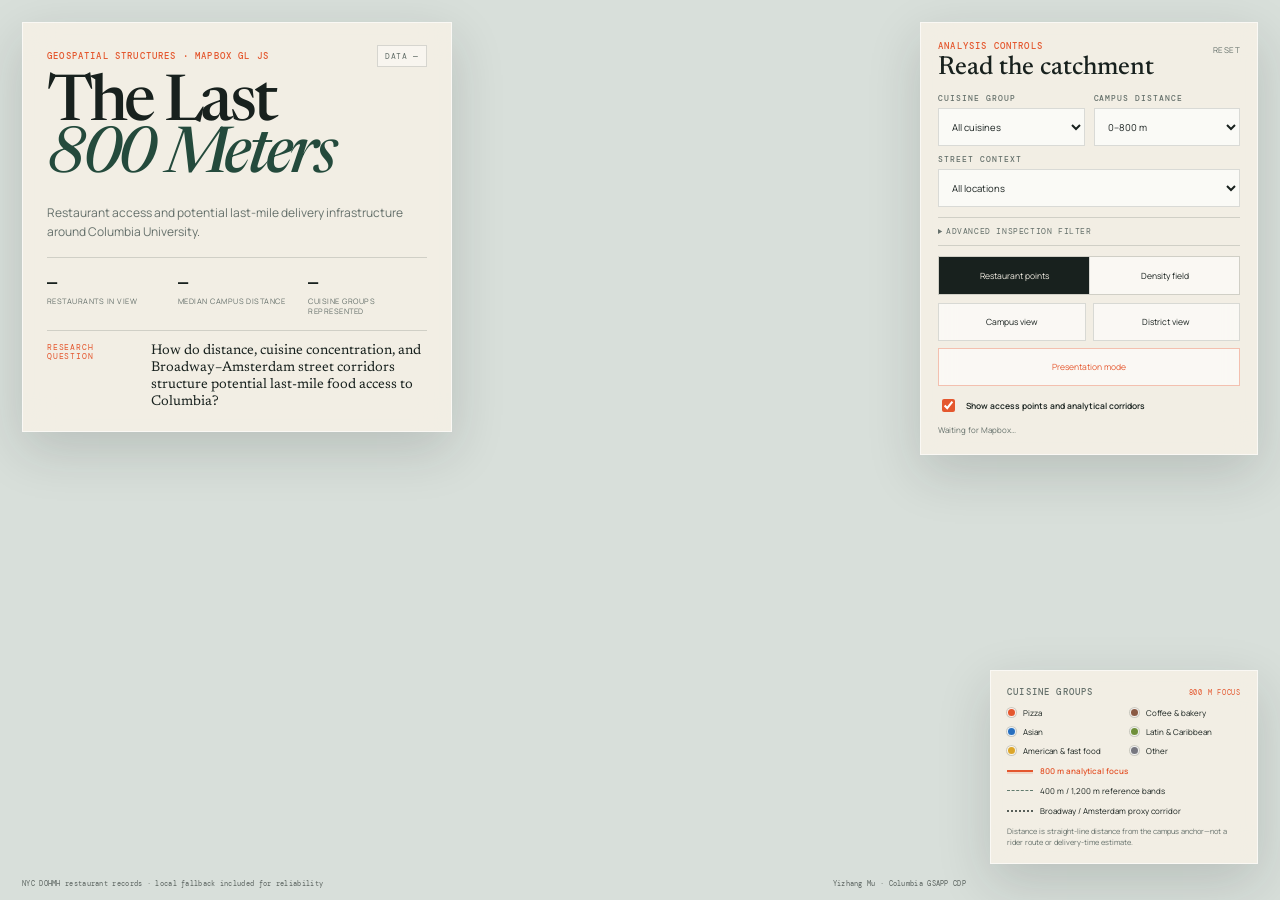
<file: geospatial structure/index.html>
<!DOCTYPE html>
<html lang="en">
<head>
  <meta charset="UTF-8">
  <meta name="viewport" content="width=device-width, initial-scale=1.0">
  <meta name="description" content="The Last 800 Meters: a Mapbox GL JS study of restaurant access and delivery infrastructure around Columbia University.">
  <title>The Last 800 Meters — Columbia Food Infrastructure</title>

  <link rel="preconnect" href="https://fonts.googleapis.com">
  <link rel="preconnect" href="https://fonts.gstatic.com" crossorigin>
  <link href="https://fonts.googleapis.com/css2?family=DM+Mono:wght@400;500&family=Manrope:wght@400;500;600;700&family=Newsreader:ital,opsz,wght@0,6..72,500;1,6..72,500&display=swap" rel="stylesheet">
  <link href="https://api.mapbox.com/mapbox-gl-js/v2.15.0/mapbox-gl.css" rel="stylesheet">
  <link rel="stylesheet" href="style.css">
</head>
<body>
  <main class="map-page">
    <div id="map" aria-label="Interactive map of restaurant access around Columbia University"></div>

    <header class="title-panel panel">
      <div class="title-topline">
        <p class="eyebrow">Geospatial Structures · Mapbox GL JS</p>
        <span id="data-source-badge" class="source-badge">DATA —</span>
      </div>

      <h1>The Last<br><em>800 Meters</em></h1>
      <p class="intro">
        Restaurant access and potential last-mile delivery infrastructure around Columbia University.
      </p>

      <div class="headline-metrics" aria-label="Visible-data summary">
        <div>
          <strong id="visible-count">—</strong>
          <span>restaurants in view</span>
        </div>
        <div>
          <strong id="median-distance">—</strong>
          <span>median campus distance</span>
        </div>
        <div>
          <strong id="cuisine-diversity">—</strong>
          <span>cuisine groups represented</span>
        </div>
      </div>

      <div class="research-strip">
        <span>Research question</span>
        <p>How do distance, cuisine concentration, and Broadway–Amsterdam street corridors structure potential last-mile food access to Columbia?</p>
      </div>
    </header>

    <section class="control-panel panel" aria-label="Map filters and analysis controls">
      <div class="panel-heading">
        <div>
          <p class="eyebrow">Analysis controls</p>
          <h2>Read the catchment</h2>
        </div>
        <button id="reset-map" class="text-button" type="button">Reset</button>
      </div>

      <div class="control-grid control-grid-primary">
        <div class="control-block">
          <label for="cuisine-filter">Cuisine group</label>
          <select id="cuisine-filter">
            <option value="all">All cuisines</option>
            <option value="Pizza">Pizza</option>
            <option value="Coffee & Bakery">Coffee & bakery</option>
            <option value="Asian">Asian</option>
            <option value="Latin & Caribbean">Latin & Caribbean</option>
            <option value="American & Fast Food">American & fast food</option>
            <option value="Other">Other cuisines</option>
          </select>
        </div>

        <div class="control-block">
          <label for="radius-filter">Campus distance</label>
          <select id="radius-filter">
            <option value="400">0–400 m</option>
            <option value="800" selected>0–800 m</option>
            <option value="1200">0–1,200 m</option>
            <option value="1800">0–1,800 m</option>
            <option value="all">All processed records</option>
          </select>
        </div>

        <div class="control-block control-block-wide">
          <label for="corridor-filter">Street context</label>
          <select id="corridor-filter">
            <option value="all">All locations</option>
            <option value="Broadway">Near Broadway</option>
            <option value="Amsterdam Avenue">Near Amsterdam</option>
            <option value="Cross streets / other">Cross streets / other</option>
          </select>
        </div>
      </div>

      <details class="advanced-filters">
        <summary>Advanced inspection filter</summary>
        <div class="control-block advanced-control">
          <label for="grade-filter">Inspection status</label>
          <select id="grade-filter">
            <option value="all">All records</option>
            <option value="A">Grade A</option>
            <option value="attention">B / C / closed</option>
            <option value="ungraded">Not graded</option>
          </select>
        </div>
      </details>

      <div class="mode-row" aria-label="Map display mode">
        <button class="mode-button is-active" data-mode="points" aria-pressed="true" type="button">Restaurant points</button>
        <button class="mode-button" data-mode="density" aria-pressed="false" type="button">Density field</button>
      </div>

      <div class="button-row">
        <button id="campus-view" type="button">Campus view</button>
        <button id="district-view" type="button">District view</button>
        <button id="presentation-mode" class="presentation-button" type="button">Presentation mode</button>
      </div>

      <label class="toggle-row">
        <input id="toggle-context" type="checkbox" checked>
        <span>Show access points and analytical corridors</span>
      </label>

      <p id="status" class="status" role="status">Waiting for Mapbox…</p>
    </section>

    <aside class="legend-panel panel" aria-label="Map legend">
      <div class="legend-header">
        <p class="legend-title">Cuisine groups</p>
        <span class="legend-focus">800 M FOCUS</span>
      </div>
      <div class="legend-grid">
        <span><i style="--swatch:#e4572e"></i>Pizza</span>
        <span><i style="--swatch:#8a5a44"></i>Coffee & bakery</span>
        <span><i style="--swatch:#276fbf"></i>Asian</span>
        <span><i style="--swatch:#6f8f3a"></i>Latin & Caribbean</span>
        <span><i style="--swatch:#dca62a"></i>American & fast food</span>
        <span><i style="--swatch:#77777f"></i>Other</span>
      </div>
      <div class="legend-rule focus-rule"><i class="focus-ring-line"></i><span>800 m analytical focus</span></div>
      <div class="legend-rule"><i class="ring-line"></i><span>400 m / 1,200 m reference bands</span></div>
      <div class="legend-rule"><i class="corridor-line"></i><span>Broadway / Amsterdam proxy corridor</span></div>
      <p class="legend-note">Distance is straight-line distance from the campus anchor—not a rider route or delivery-time estimate.</p>
    </aside>

    <div class="map-caption">
      <span>NYC DOHMH restaurant records · local fallback included for reliability</span>
      <span>Yizhang Mu · Columbia GSAPP CDP</span>
    </div>

    <button id="exit-presentation" class="exit-presentation" type="button" hidden>Exit presentation</button>

    <section id="error-panel" class="error-panel panel" hidden>
      <p class="eyebrow">Loading error</p>
      <h2>The map could not load</h2>
      <p id="error-message"></p>
    </section>
  </main>

  <script src="https://api.mapbox.com/mapbox-gl-js/v2.15.0/mapbox-gl.js"></script>
  <script src="mapBox_Sketch_03.js"></script>
</body>
</html>
</file>
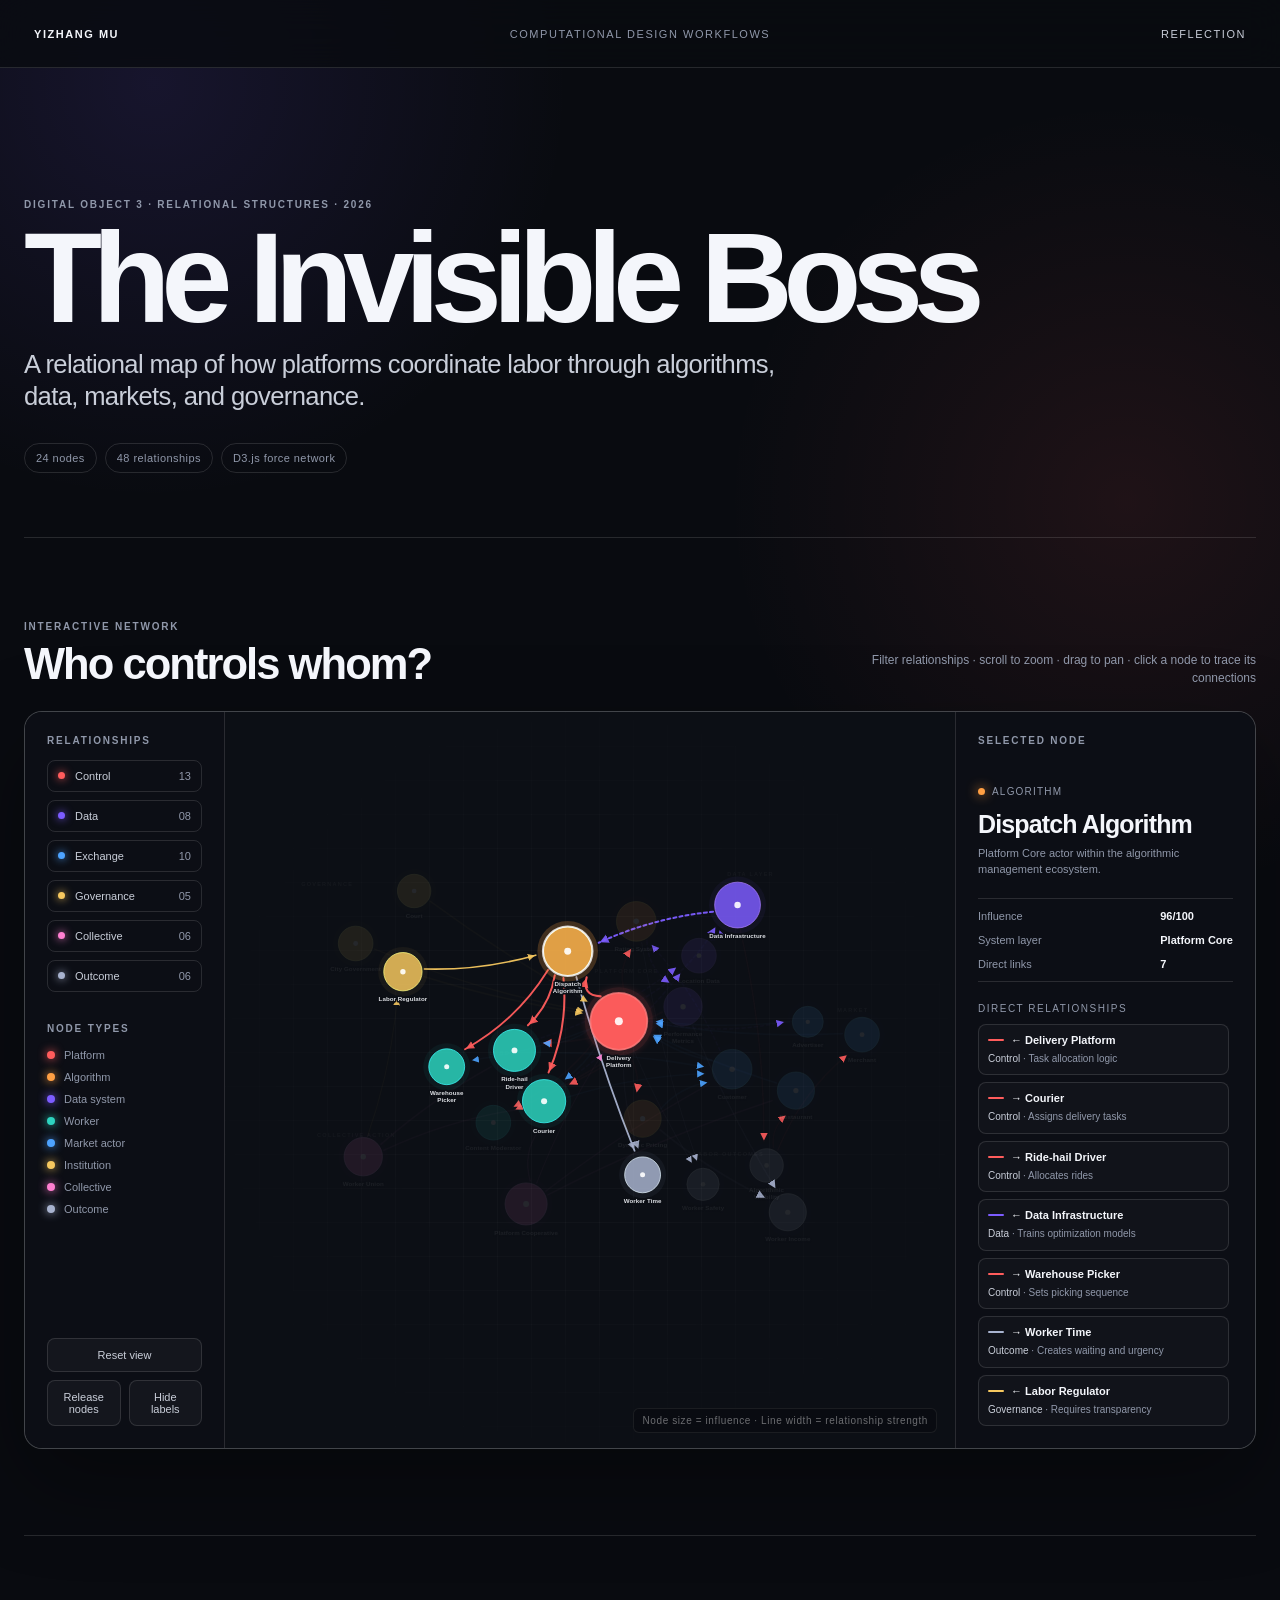
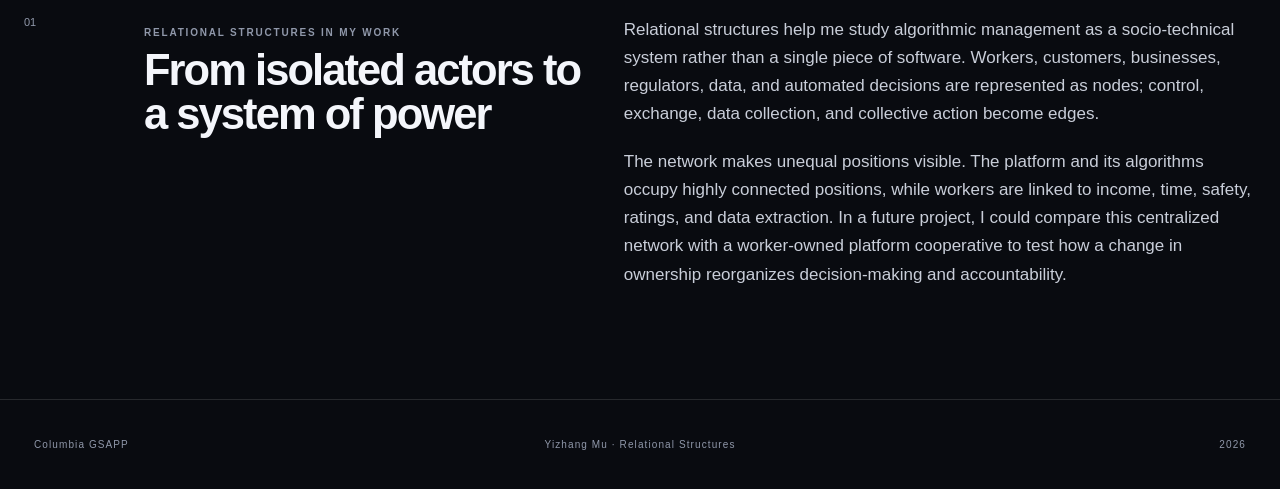
<file: relational structure/index.html>
<!DOCTYPE html>
<html lang="en">
<head>
  <meta charset="UTF-8" />
  <meta name="viewport" content="width=device-width, initial-scale=1.0" />
  <meta name="description" content="An interactive D3.js network mapping the relationships within algorithmic management." />
  <title>The Invisible Boss — Relational Structures</title>
  <link rel="stylesheet" href="style.css" />
</head>
<body>
  <header class="site-header">
    <a class="brand" href="#top">YIZHANG MU</a>
    <div class="course">COMPUTATIONAL DESIGN WORKFLOWS</div>
    <a class="nav-link" href="#reflection">REFLECTION</a>
  </header>

  <main id="top">
    <section class="hero">
      <div class="eyebrow">DIGITAL OBJECT 3 · RELATIONAL STRUCTURES · 2026</div>
      <h1>The Invisible Boss</h1>
      <p class="dek">A relational map of how platforms coordinate labor through algorithms, data, markets, and governance.</p>
      <div class="hero-meta">
        <span>24 nodes</span><span>48 relationships</span><span>D3.js force network</span>
      </div>
    </section>

    <section class="viz-section" aria-labelledby="visualization-title">
      <div class="section-heading">
        <div>
          <p class="kicker">INTERACTIVE NETWORK</p>
          <h2 id="visualization-title">Who controls whom?</h2>
        </div>
        <p class="instruction">Filter relationships · scroll to zoom · drag to pan · click a node to trace its connections</p>
      </div>

      <div class="viz-shell">
        <aside class="control-panel" aria-label="Visualization controls">
          <div class="panel-block">
            <div class="panel-label">RELATIONSHIPS</div>
            <div id="filters" class="filters"></div>
          </div>

          <div class="panel-block">
            <div class="panel-label">NODE TYPES</div>
            <div id="node-legend" class="node-legend"></div>
          </div>

          <div class="panel-actions">
            <button id="reset-view" type="button">Reset view</button>
            <button id="release-nodes" type="button">Release nodes</button>
            <button id="toggle-labels" type="button">Hide labels</button>
          </div>
        </aside>

        <div class="canvas-wrap">
          <div id="network" role="img" aria-label="Interactive network graph of algorithmic management"></div>
          <div class="canvas-note">Node size = influence · Line width = relationship strength</div>
        </div>

        <aside id="detail-panel" class="detail-panel" aria-live="polite">
          <div class="panel-label">SELECTED NODE</div>
          <div class="detail-empty">
            <div class="empty-mark">+</div>
            <p>Select a node to reveal its role and direct relationships.</p>
          </div>
        </aside>
      </div>
    </section>

    <section id="reflection" class="reflection">
      <div class="reflection-index">01</div>
      <div>
        <p class="kicker">RELATIONAL STRUCTURES IN MY WORK</p>
        <h2>From isolated actors to a system of power</h2>
      </div>
      <div class="reflection-copy">
        <p>Relational structures help me study algorithmic management as a socio-technical system rather than a single piece of software. Workers, customers, businesses, regulators, data, and automated decisions are represented as nodes; control, exchange, data collection, and collective action become edges.</p>
        <p>The network makes unequal positions visible. The platform and its algorithms occupy highly connected positions, while workers are linked to income, time, safety, ratings, and data extraction. In a future project, I could compare this centralized network with a worker-owned platform cooperative to test how a change in ownership reorganizes decision-making and accountability.</p>
      </div>
    </section>
  </main>

  <footer>
    <span>Columbia GSAPP</span>
    <span>Yizhang Mu · Relational Structures</span>
    <span>2026</span>
  </footer>

  <div id="tooltip" class="tooltip" role="tooltip"></div>
  <script src="d3.min.js"></script>
  <script src="graph.js"></script>
</body>
</html>
</file>
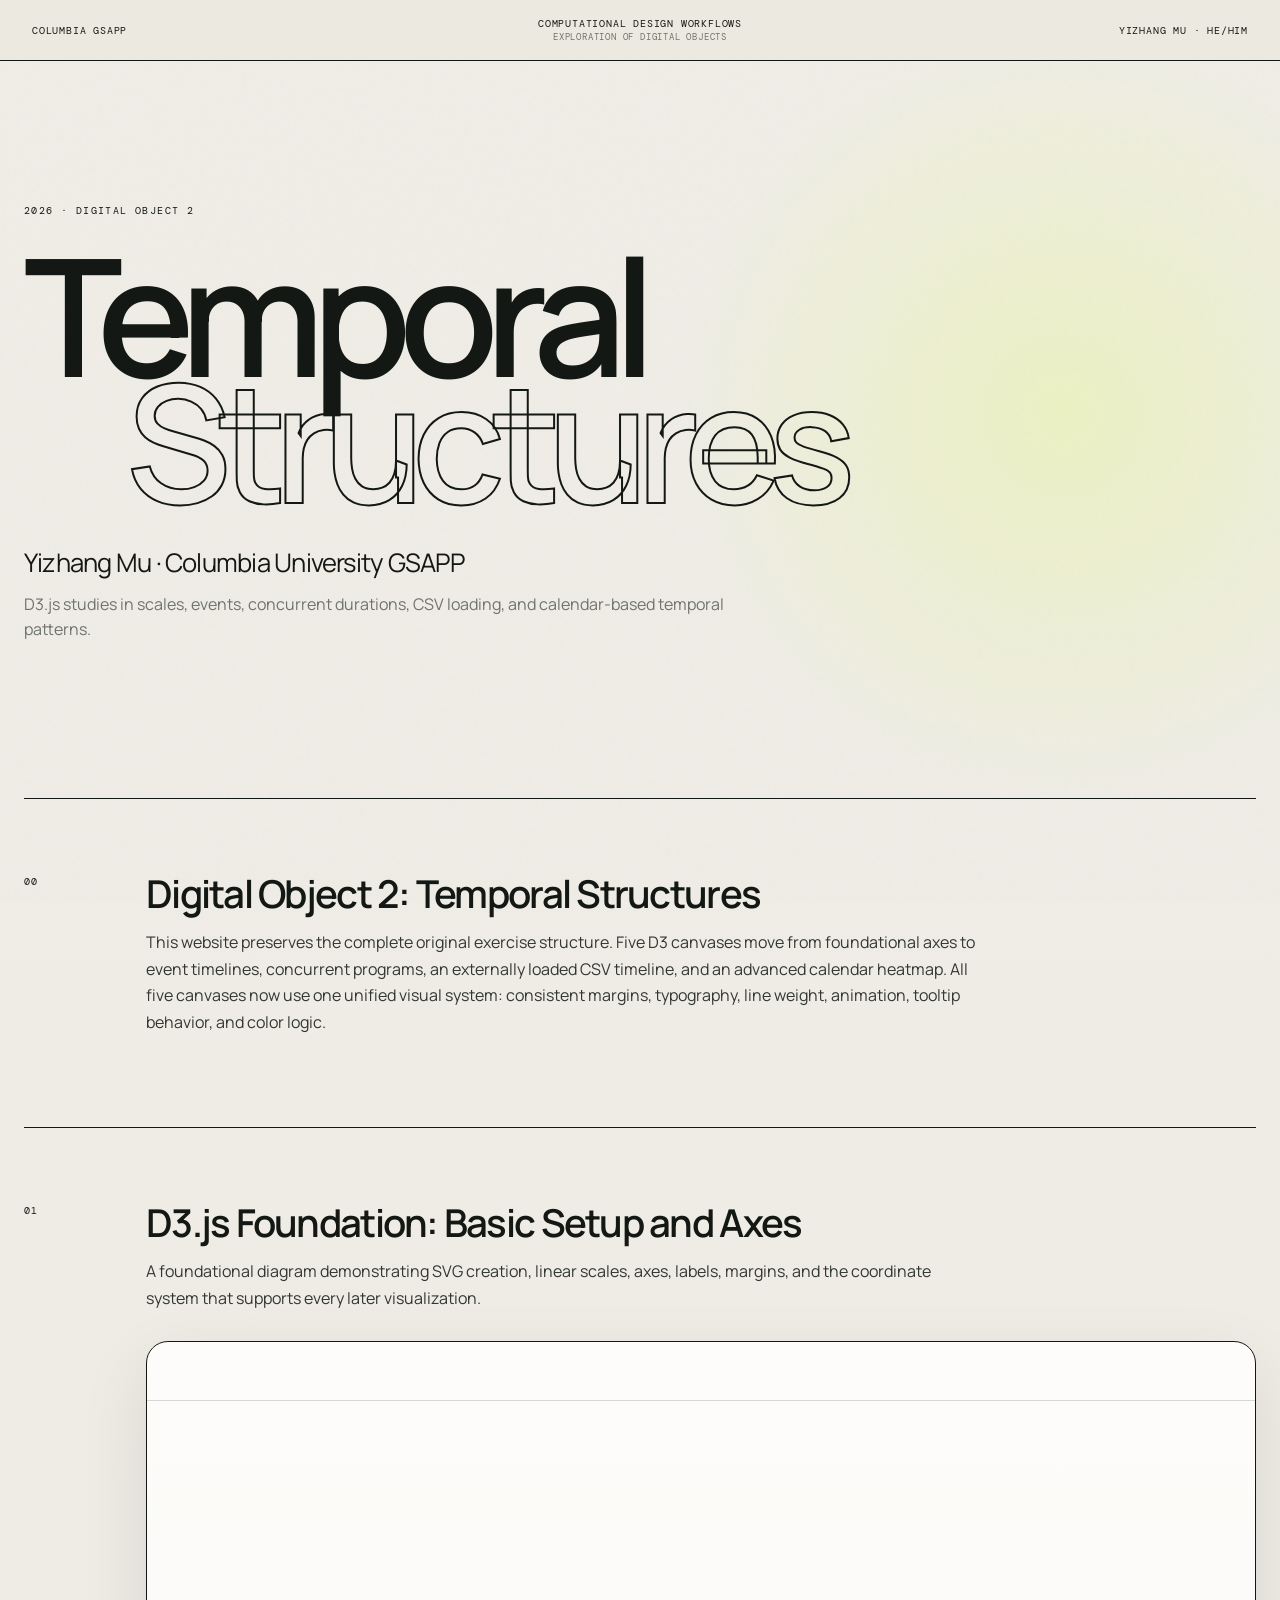
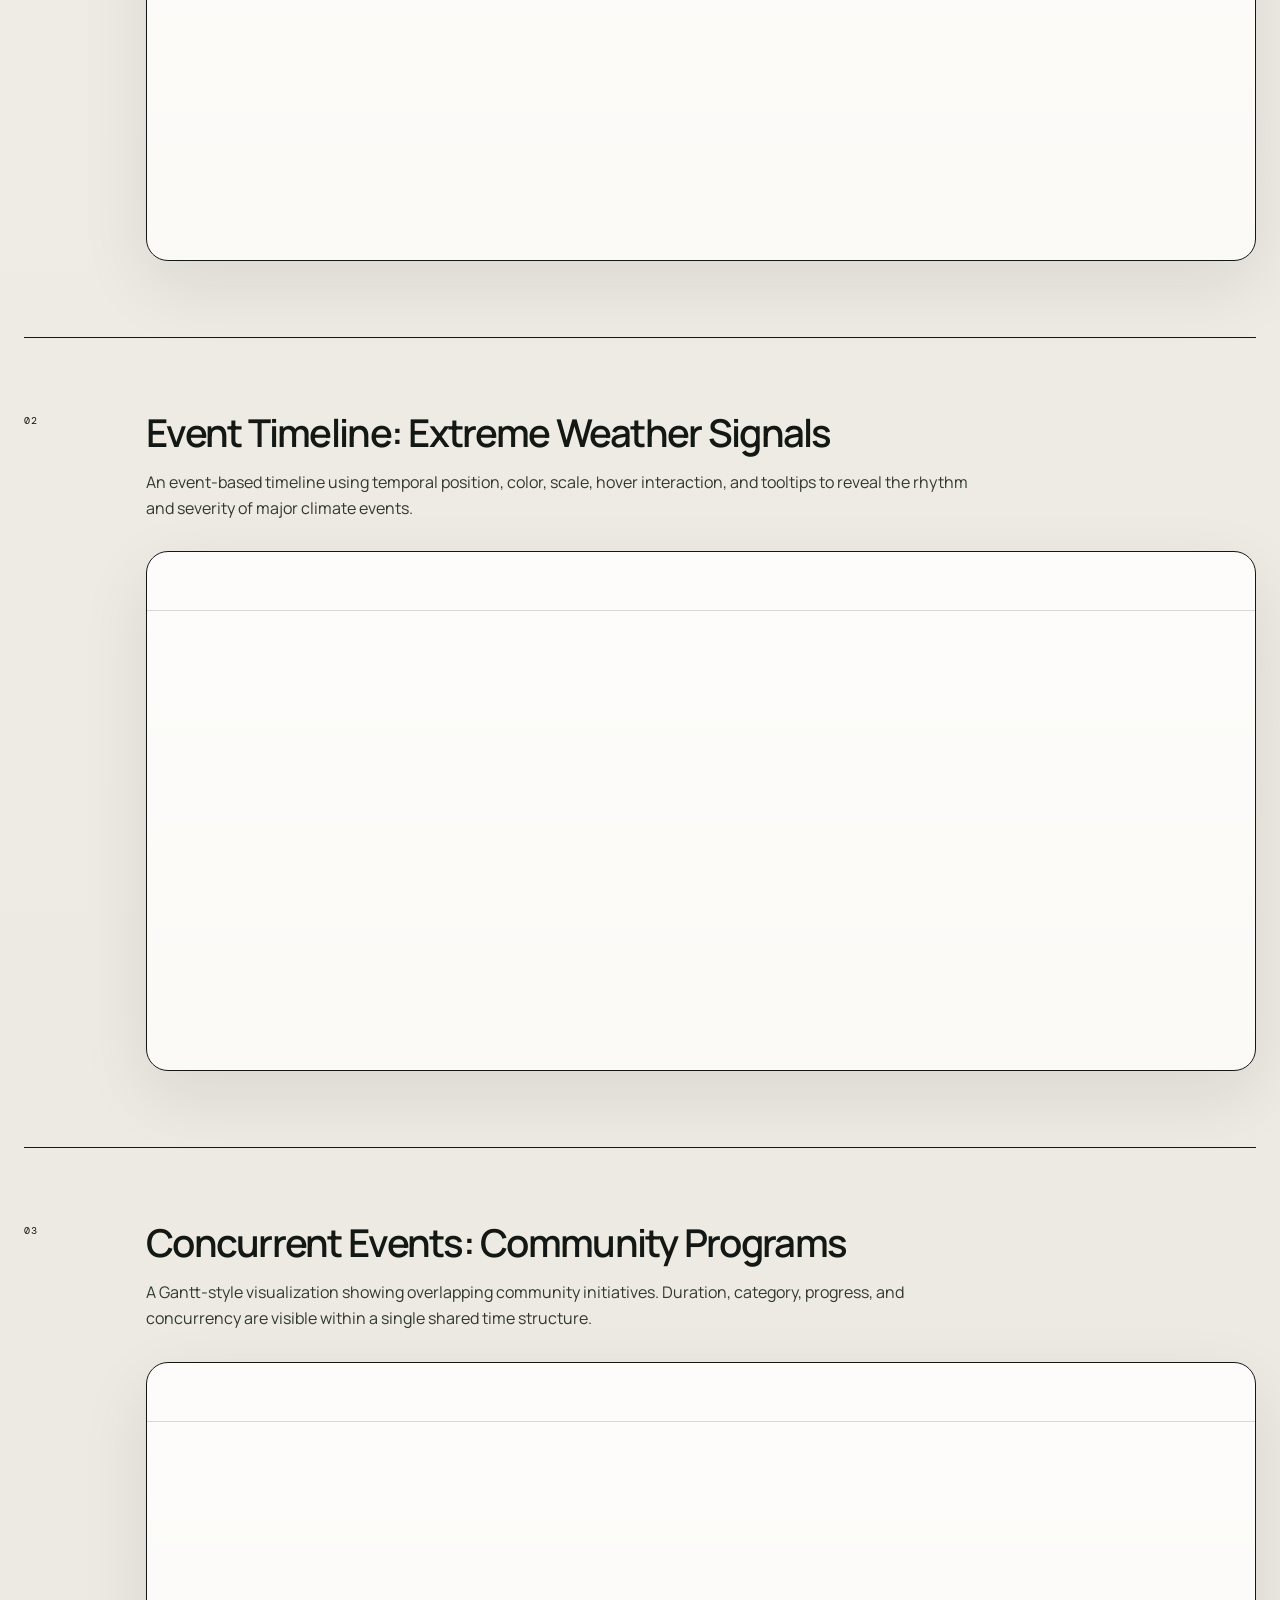
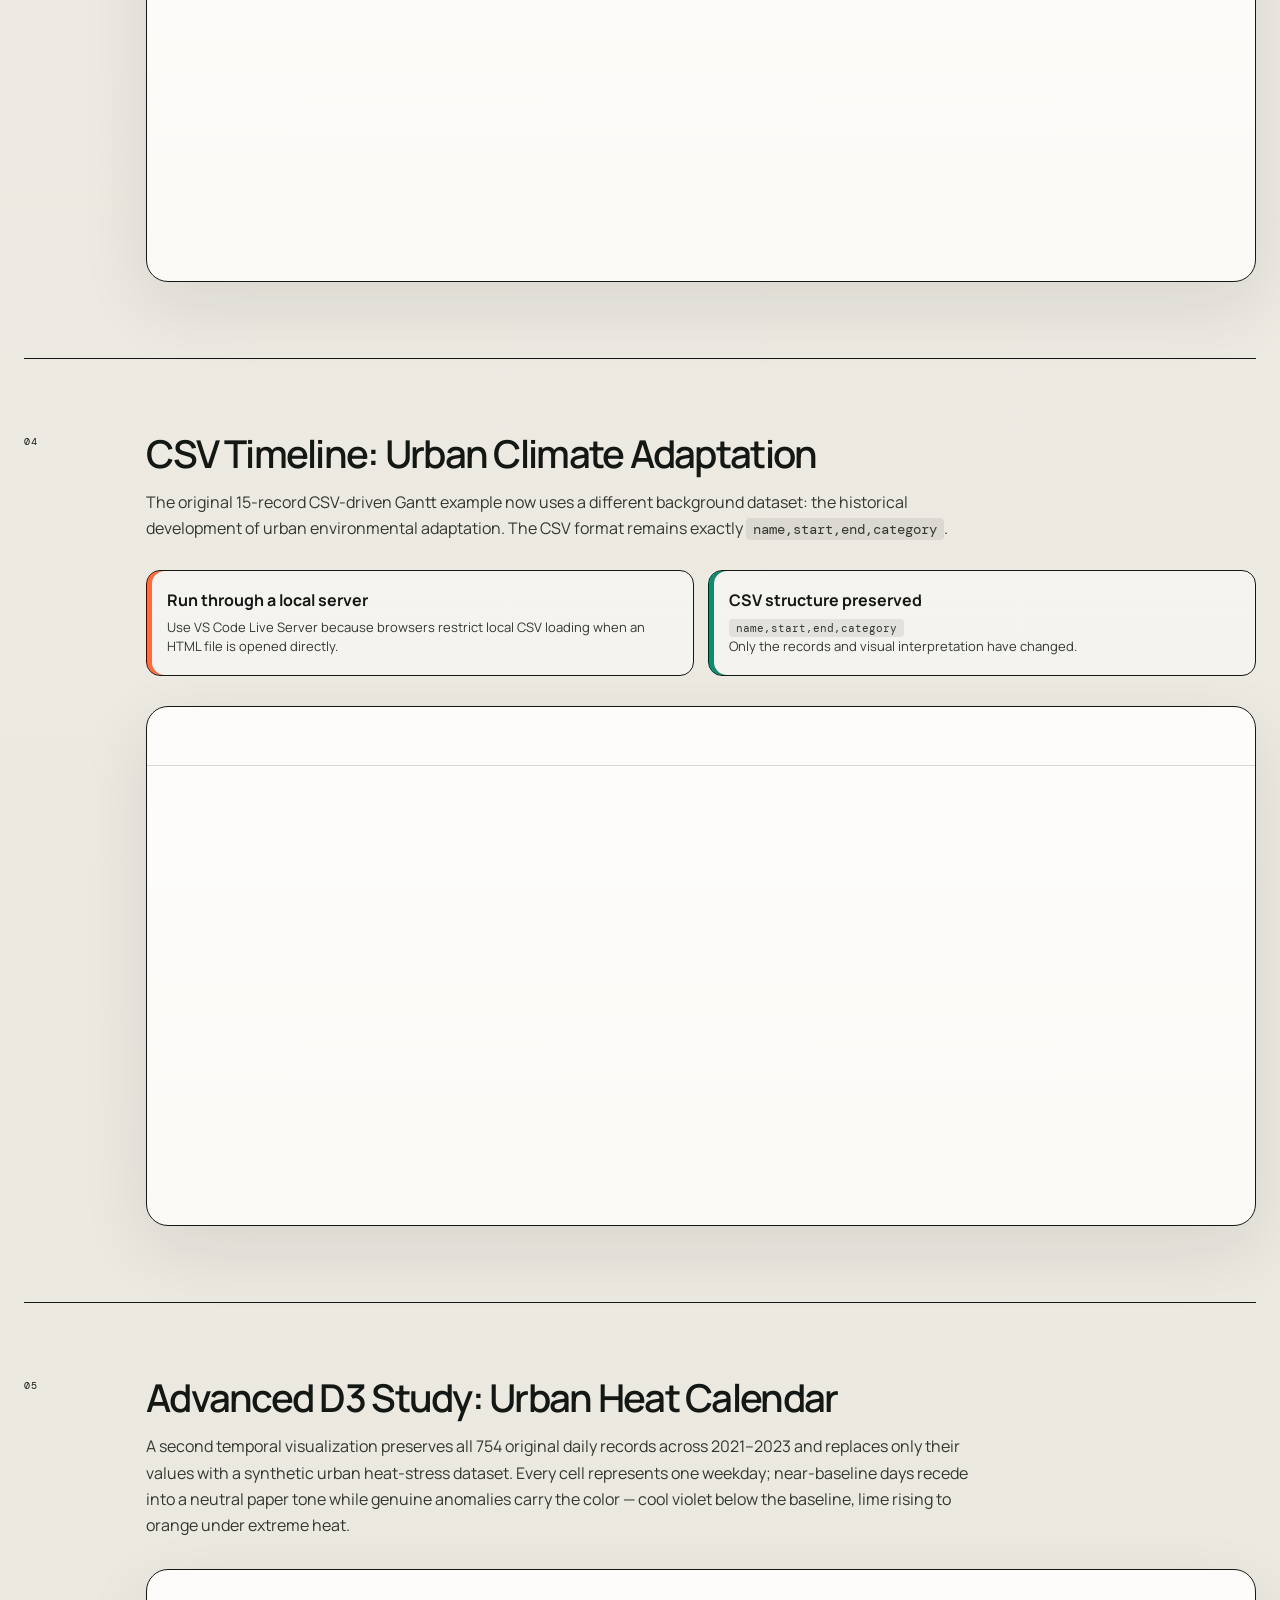
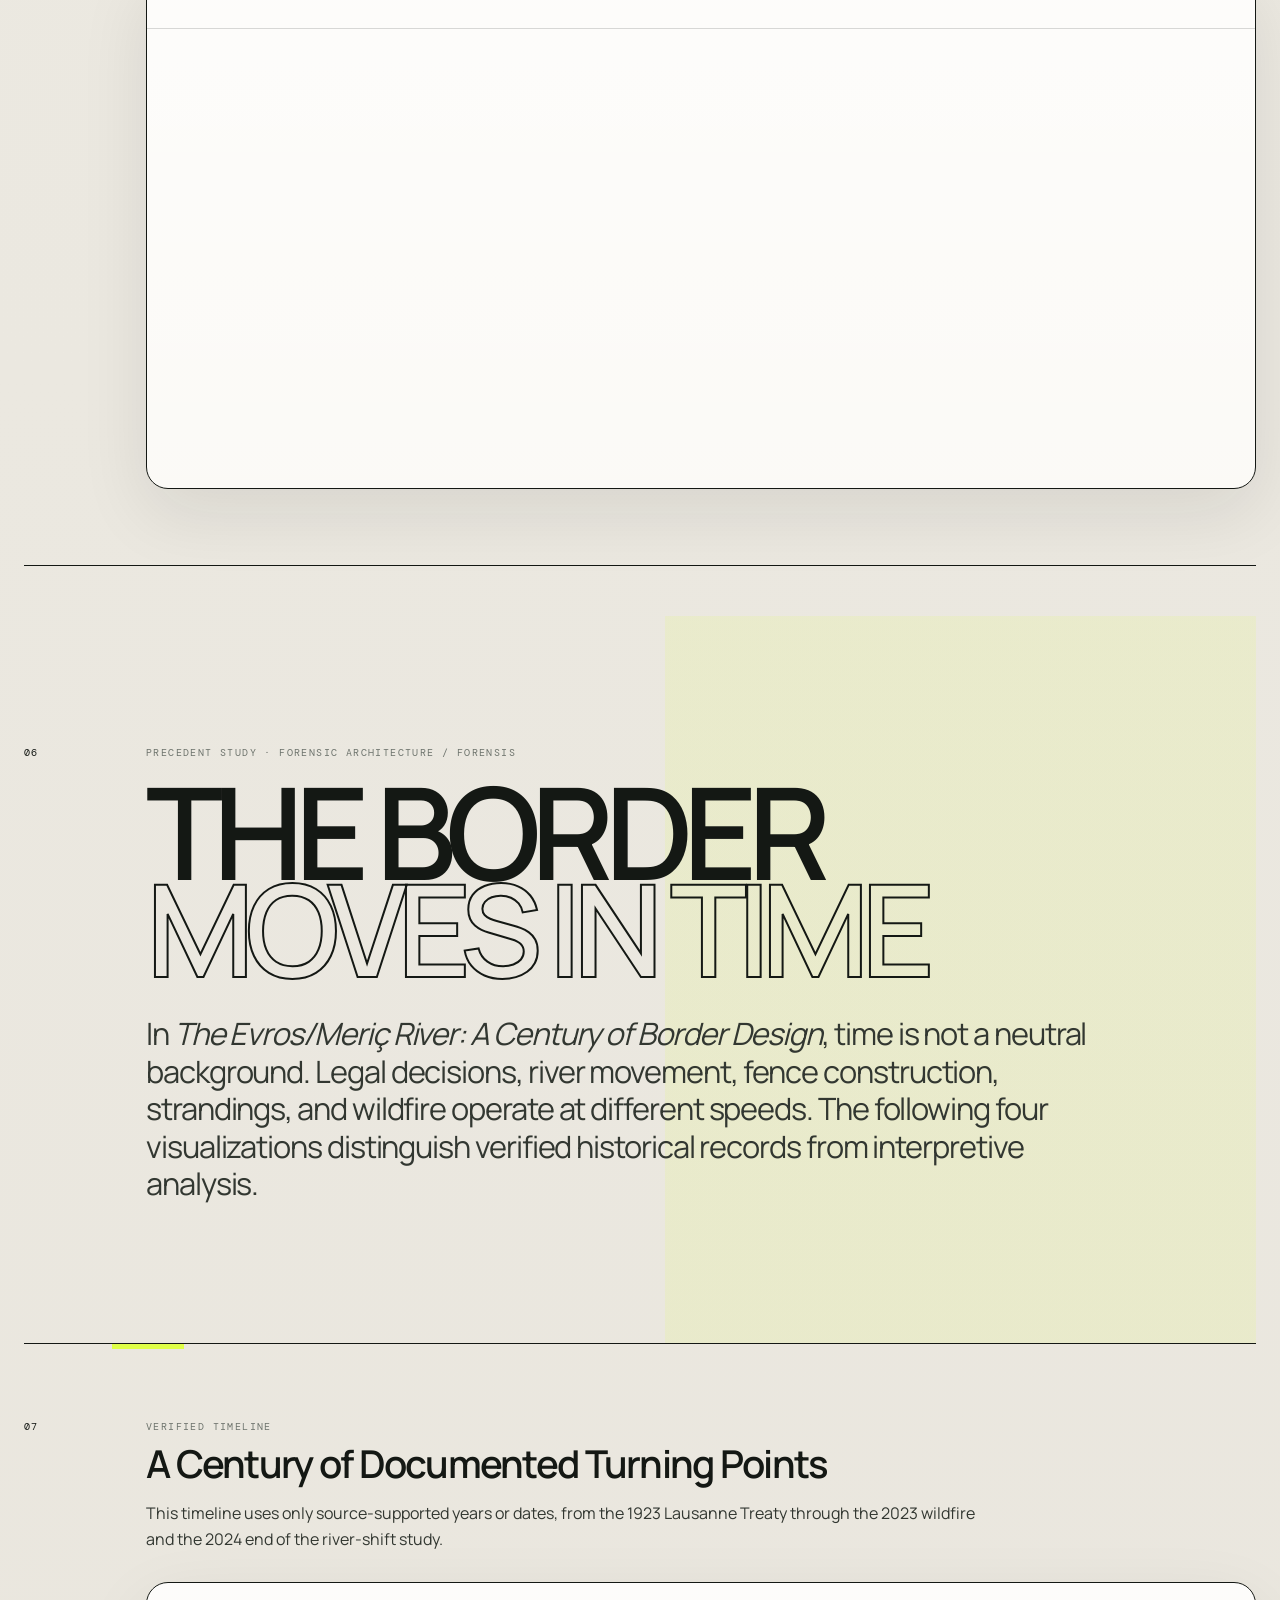
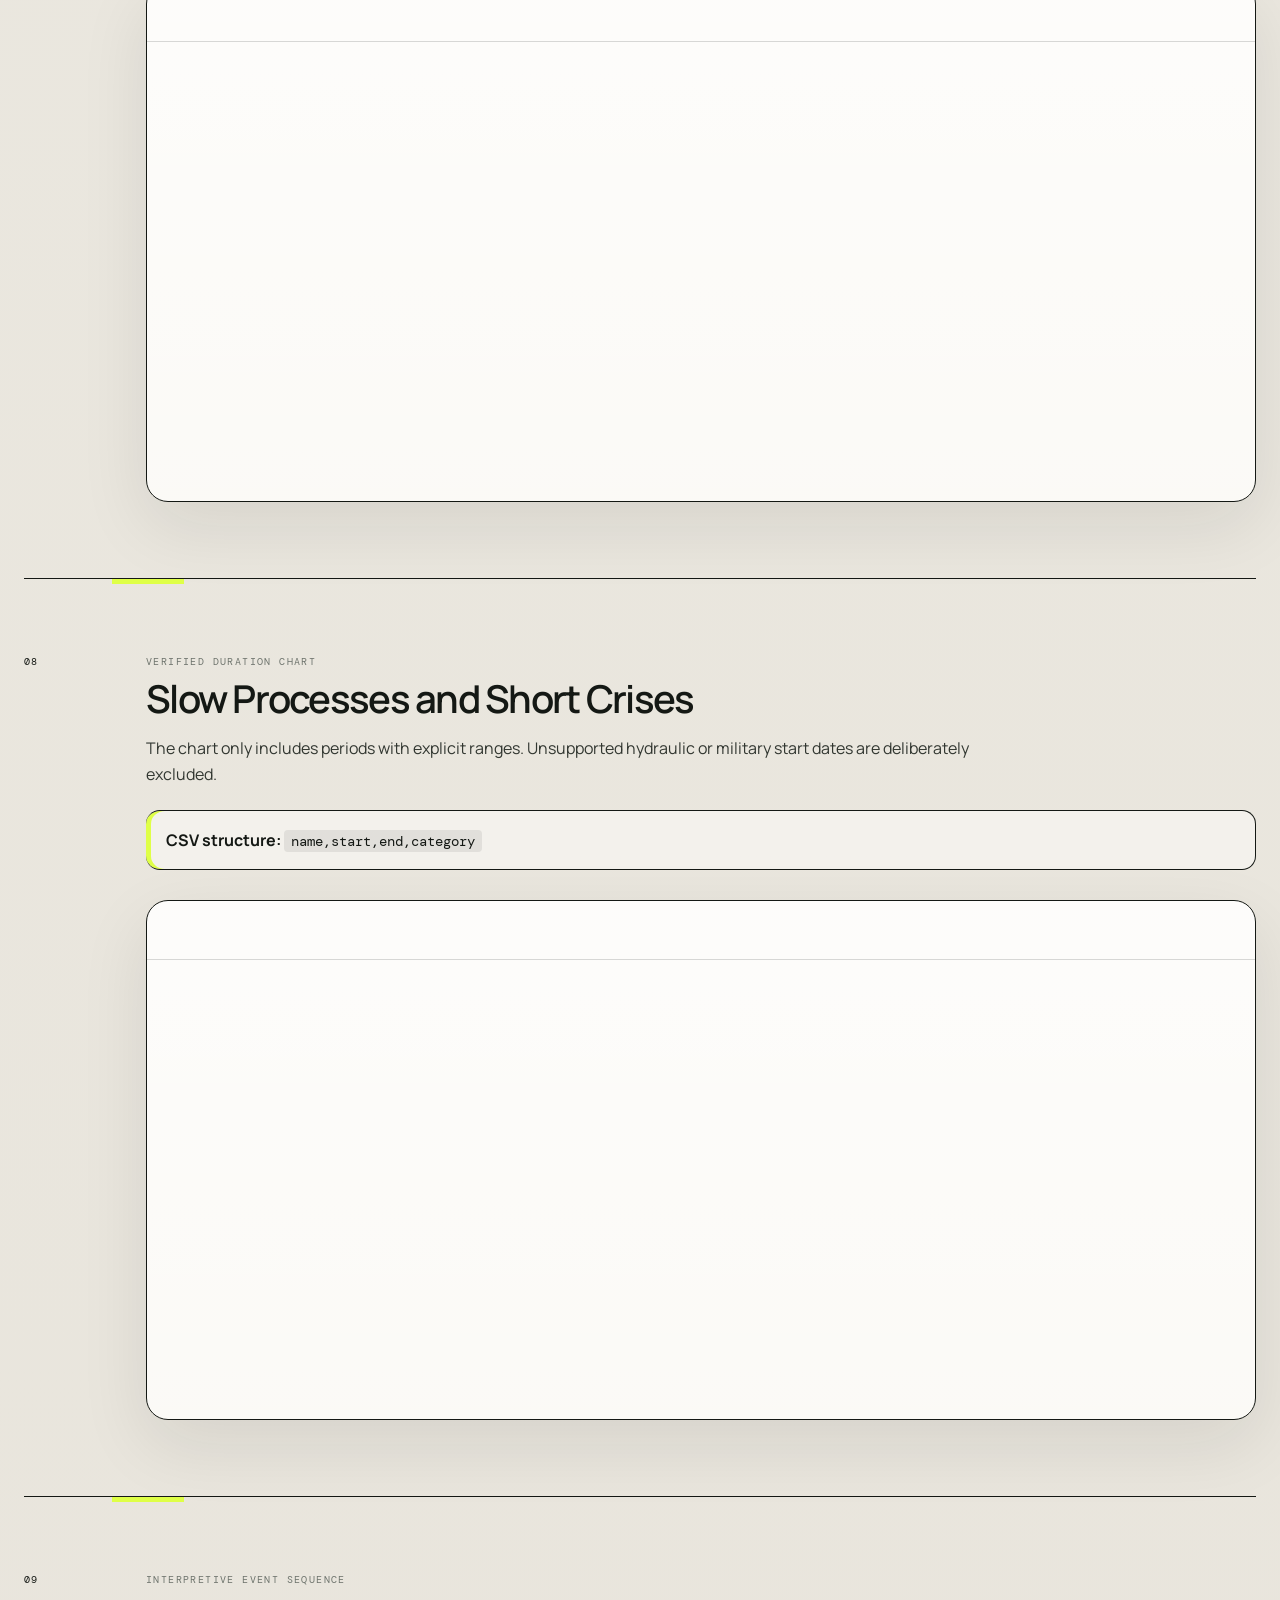
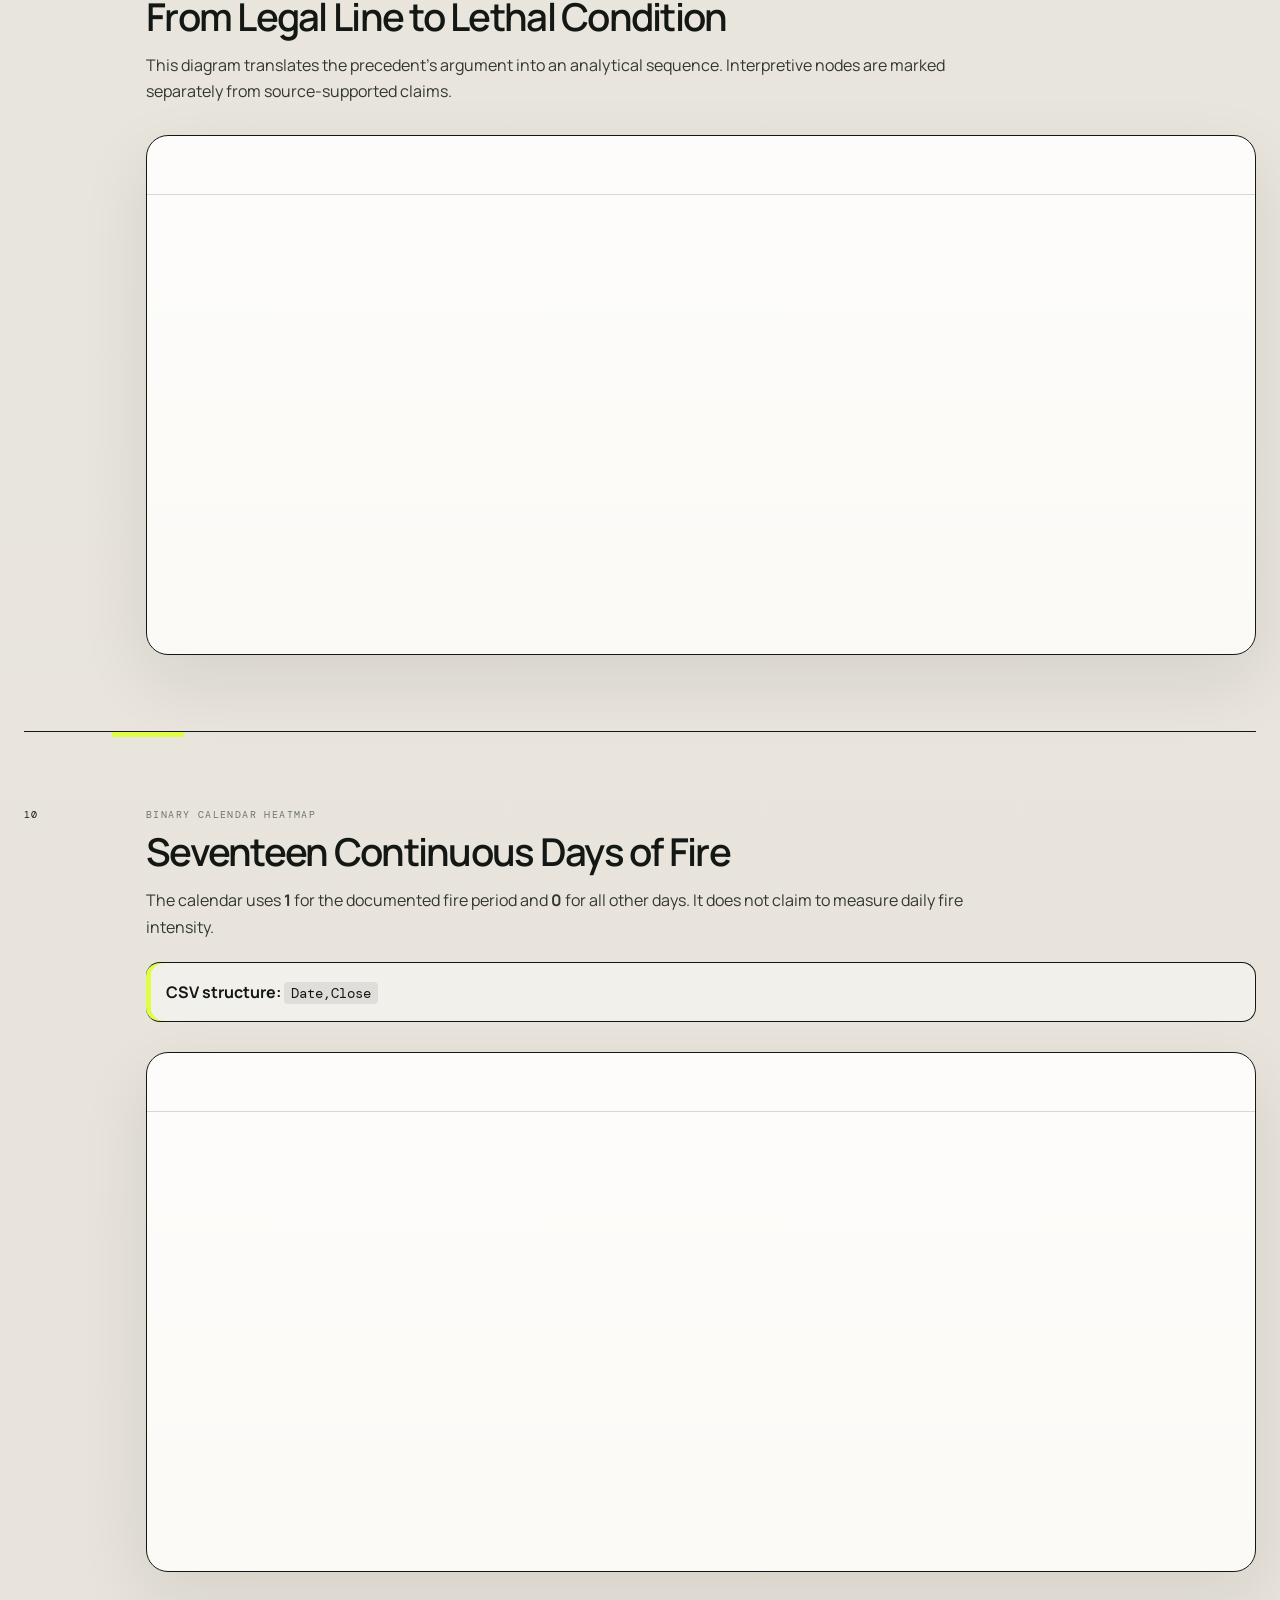
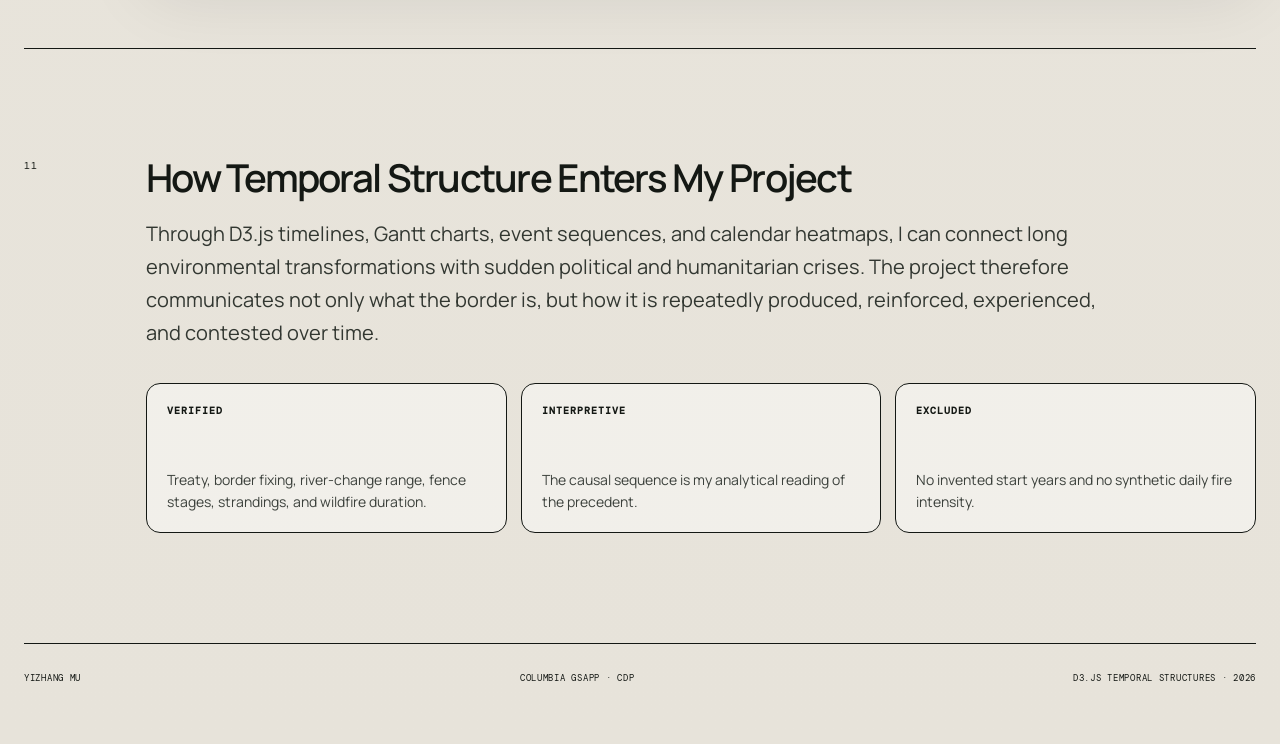
<file: temporal structure/index.html>
<!DOCTYPE html>
<html lang="en">
<head>
  <meta charset="UTF-8">
  <meta name="viewport" content="width=device-width, initial-scale=1.0">
  <title>Temporal Structures — Yizhang Mu</title>
  <script src="https://d3js.org/d3.v7.min.js"></script>
  <link rel="preconnect" href="https://fonts.googleapis.com">
  <link rel="preconnect" href="https://fonts.gstatic.com" crossorigin>
  <link href="https://fonts.googleapis.com/css2?family=DM+Mono:wght@300;400;500&family=Manrope:wght@400;500;600;700&display=swap" rel="stylesheet">
  <link rel="stylesheet" href="style.css">
</head>

<body>
  <header>
    <div class="left">Columbia GSAPP</div>
    <div class="center">
      Computational Design Workflows<br>
      <span>Exploration of Digital Objects</span>
    </div>
    <div class="right">Yizhang Mu · he/him</div>
  </header>

  <main>
    <section class="project-intro">
      <div class="project-meta">2026 · DIGITAL OBJECT 2</div>
      <h1 class="project-title">Temporal<br><span>Structures</span></h1>
      <div class="project-subtitle">Yizhang Mu · Columbia University GSAPP</div>
      <div class="advisor">D3.js studies in scales, events, concurrent durations, CSV loading, and calendar-based temporal patterns.</div>
    </section>

    <section class="overview">
      <div class="section-index">00</div>
      <div>
        <div class="section-title">Digital Object 2: Temporal Structures</div>
        <p>This website preserves the complete original exercise structure. Five D3 canvases move from foundational axes to event timelines, concurrent programs, an externally loaded CSV timeline, and an advanced calendar heatmap. All five canvases now use one unified visual system: consistent margins, typography, line weight, animation, tooltip behavior, and color logic.</p>
      </div>
    </section>

    <section class="visual-section">
      <div class="section-index">01</div>
      <div class="section-content">
        <div class="section-title">D3.js Foundation: Basic Setup and Axes</div>
        <p>A foundational diagram demonstrating SVG creation, linear scales, axes, labels, margins, and the coordinate system that supports every later visualization.</p>
        <div id="d3-container-0" class="d3-canvas"></div>
      </div>
    </section>

    <section class="visual-section">
      <div class="section-index">02</div>
      <div class="section-content">
        <div class="section-title">Event Timeline: Extreme Weather Signals</div>
        <p>An event-based timeline using temporal position, color, scale, hover interaction, and tooltips to reveal the rhythm and severity of major climate events.</p>
        <div id="d3-container-1" class="d3-canvas"></div>
      </div>
    </section>

    <section class="visual-section">
      <div class="section-index">03</div>
      <div class="section-content">
        <div class="section-title">Concurrent Events: Community Programs</div>
        <p>A Gantt-style visualization showing overlapping community initiatives. Duration, category, progress, and concurrency are visible within a single shared time structure.</p>
        <div id="d3-container-2" class="d3-canvas"></div>
      </div>
    </section>

    <section class="visual-section featured">
      <div class="section-index">04</div>
      <div class="section-content">
        <div class="section-title">CSV Timeline: Urban Climate Adaptation</div>
        <p>The original 15-record CSV-driven Gantt example now uses a different background dataset: the historical development of urban environmental adaptation. The CSV format remains exactly <code>name,start,end,category</code>.</p>

        <div class="note-grid">
          <div class="important-note">
            <strong>Run through a local server</strong>
            <p>Use VS Code Live Server because browsers restrict local CSV loading when an HTML file is opened directly.</p>
          </div>
          <div class="csv-modification">
            <strong>CSV structure preserved</strong>
            <p><code>name,start,end,category</code><br>Only the records and visual interpretation have changed.</p>
          </div>
        </div>

        <div id="d3-container-3" class="d3-canvas"></div>
      </div>
    </section>

    <section class="visual-section featured">
      <div class="section-index">05</div>
      <div class="section-content">
        <div class="section-title">Advanced D3 Study: Urban Heat Calendar</div>
        <p>A second temporal visualization preserves all 754 original daily records across 2021–2023 and replaces only their values with a synthetic urban heat-stress dataset. Every cell represents one weekday; near-baseline days recede into a neutral paper tone while genuine anomalies carry the color — cool violet below the baseline, lime rising to orange under extreme heat.</p>
        <div id="d3-container-4" class="d3-canvas heatmap-canvas"></div>
      </div>
    </section>


    <section class="precedent-intro">
      <div class="section-index">06</div>
      <div class="section-content">
        <div class="precedent-kicker">PRECEDENT STUDY · FORENSIC ARCHITECTURE / FORENSIS</div>
        <div class="precedent-title">THE BORDER<br><span>MOVES IN TIME</span></div>
        <p class="precedent-lede">
          In <em>The Evros/Meriç River: A Century of Border Design</em>, time is not
          a neutral background. Legal decisions, river movement, fence construction,
          strandings, and wildfire operate at different speeds. The following four
          visualizations distinguish verified historical records from interpretive analysis.
        </p>
      </div>
    </section>

    <section class="visual-section precedent-section">
      <div class="section-index">07</div>
      <div class="section-content">
        <div class="precedent-label">VERIFIED TIMELINE</div>
        <div class="section-title">A Century of Documented Turning Points</div>
        <p>
          This timeline uses only source-supported years or dates, from the 1923
          Lausanne Treaty through the 2023 wildfire and the 2024 end of the river-shift study.
        </p>
        <div id="evros-timeline" class="d3-canvas"></div>
      </div>
    </section>

    <section class="visual-section precedent-section">
      <div class="section-index">08</div>
      <div class="section-content">
        <div class="precedent-label">VERIFIED DURATION CHART</div>
        <div class="section-title">Slow Processes and Short Crises</div>
        <p>
          The chart only includes periods with explicit ranges. Unsupported hydraulic
          or military start dates are deliberately excluded.
        </p>
        <div class="csv-modification precedent-schema">
          <strong>CSV structure:</strong>
          <code>name,start,end,category</code>
        </div>
        <div id="evros-gantt" class="d3-canvas"></div>
      </div>
    </section>

    <section class="visual-section precedent-section">
      <div class="section-index">09</div>
      <div class="section-content">
        <div class="precedent-label">INTERPRETIVE EVENT SEQUENCE</div>
        <div class="section-title">From Legal Line to Lethal Condition</div>
        <p>
          This diagram translates the precedent's argument into an analytical sequence.
          Interpretive nodes are marked separately from source-supported claims.
        </p>
        <div id="evros-sequence" class="d3-canvas"></div>
      </div>
    </section>

    <section class="visual-section precedent-section">
      <div class="section-index">10</div>
      <div class="section-content">
        <div class="precedent-label">BINARY CALENDAR HEATMAP</div>
        <div class="section-title">Seventeen Continuous Days of Fire</div>
        <p>
          The calendar uses <strong>1</strong> for the documented fire period and
          <strong>0</strong> for all other days. It does not claim to measure daily fire intensity.
        </p>
        <div class="csv-modification precedent-schema">
          <strong>CSV structure:</strong>
          <code>Date,Close</code>
        </div>
        <div id="evros-heatmap" class="d3-canvas heatmap-canvas"></div>
      </div>
    </section>

    <section class="precedent-method">
      <div class="section-index">11</div>
      <div class="section-content">
        <div class="section-title">How Temporal Structure Enters My Project</div>
        <p>
          Through D3.js timelines, Gantt charts, event sequences, and calendar heatmaps,
          I can connect long environmental transformations with sudden political and
          humanitarian crises. The project therefore communicates not only what the border
          is, but how it is repeatedly produced, reinforced, experienced, and contested over time.
        </p>
        <div class="method-grid">
          <div><strong>Verified</strong><span>Treaty, border fixing, river-change range, fence stages, strandings, and wildfire duration.</span></div>
          <div><strong>Interpretive</strong><span>The causal sequence is my analytical reading of the precedent.</span></div>
          <div><strong>Excluded</strong><span>No invented start years and no synthetic daily fire intensity.</span></div>
        </div>
      </div>
    </section>

    <footer>
      <span>Yizhang Mu</span>
      <span>Columbia GSAPP · CDP</span>
      <span>D3.js Temporal Structures · 2026</span>
    </footer>
  </main>

  <!-- Preserve all five original scripts and canvases -->
  <script src="d3-testing.js"></script>
  <script src="events-simple.js"></script>
  <script src="concurrent-events.js"></script>
  <script src="concurrent-events-cvs.js"></script>
  <script src="calendar-heatmap.js"></script>
  <script src="evros-charts.js"></script>
</body>
</html>
</file>
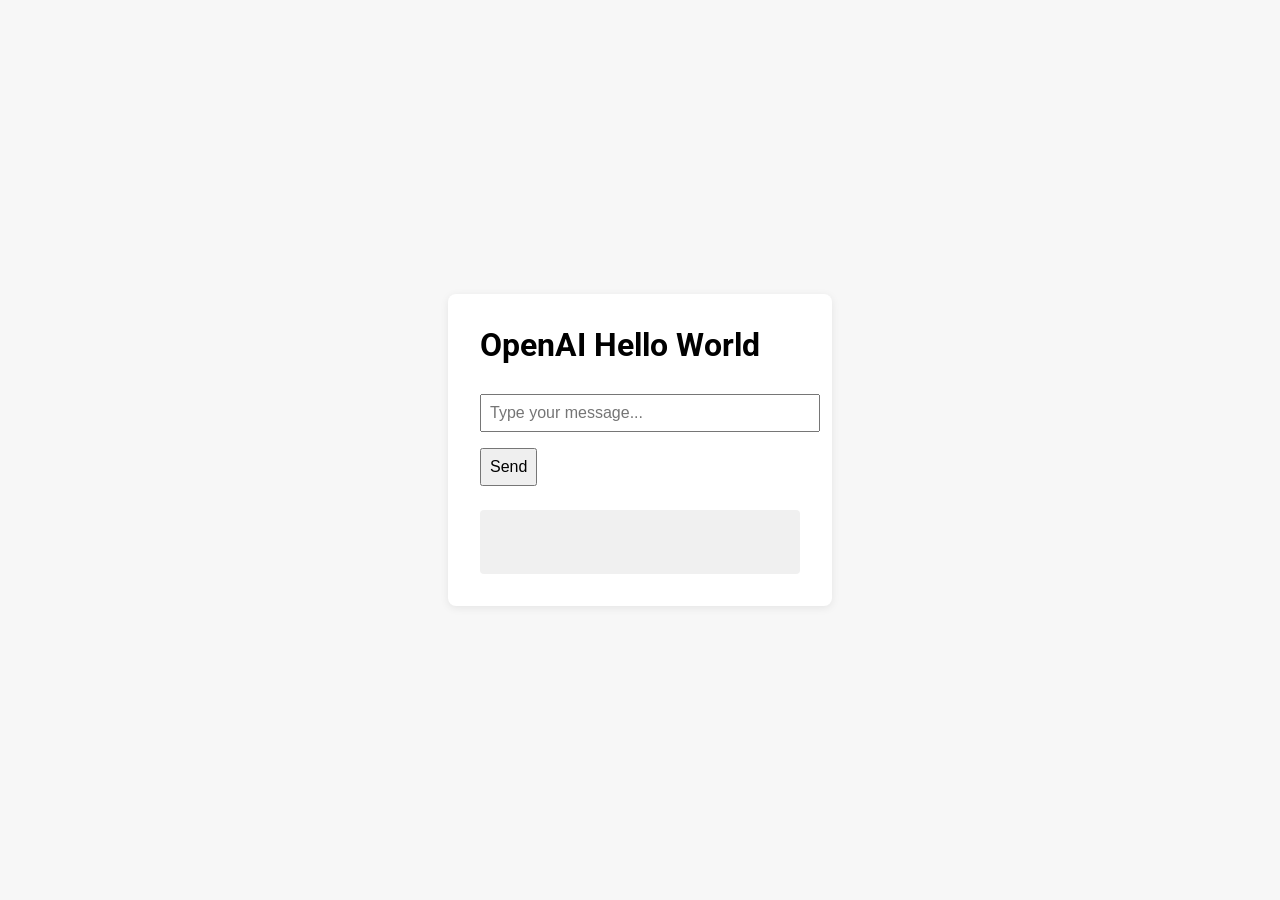
<file: agent/openai/index.html>
<!DOCTYPE html>
<html lang="en">
<head>
  <meta charset="UTF-8">
  <title>OpenAI Hello World</title>
  <link href="https://fonts.googleapis.com/css2?family=Roboto:wght@300;400;700&display=swap" rel="stylesheet">
  <style>
    body { font-family: 'Roboto', sans-serif; background: #f7f7f7; margin: 0; padding: 0; display: flex; flex-direction: column; align-items: center; justify-content: center; height: 100vh; }
    .container { background: #fff; padding: 2rem; border-radius: 8px; box-shadow: 0 2px 8px rgba(0,0,0,0.08); min-width: 320px; }
    h1 { margin-top: 0; }
    input, button { font-size: 1rem; padding: 0.5rem; margin: 0.5rem 0; }
    #output { margin-top: 1rem; background: #f0f0f0; padding: 1rem; border-radius: 4px; min-height: 2em; }
  </style>
</head>
<body>
  <div class="container">
    <h1>OpenAI Hello World</h1>
    <input type="text" id="user-input" placeholder="Type your message..." style="width: 100%;">
    <button id="send-btn">Send</button>
    <div id="output"></div>
  </div>
  <script src="hello-openai.js"></script>
</body>
</html>
</file>
<file: geospatial structure/style.css>
:root {
  --paper: #f4efe5;
  --paper-strong: #fbf8f1;
  --ink: #18211e;
  --muted: #65706b;
  --accent: #e4572e;
  --green: #244a3c;
  --gold: #dca62a;
  --blue: #276fbf;
  --border: rgba(24, 33, 30, 0.15);
  --shadow: 0 18px 50px rgba(24, 33, 30, 0.16);
}

* { box-sizing: border-box; }
html, body { width: 100%; height: 100%; margin: 0; }
body {
  overflow: hidden;
  background: #d8dfda;
  color: var(--ink);
  font-family: "Manrope", sans-serif;
}
button, select, input { font: inherit; }
button, select { color: var(--ink); }
button { -webkit-tap-highlight-color: transparent; }

.map-page { position: relative; width: 100%; height: 100%; min-height: 680px; }
#map { position: absolute; inset: 0; width: 100%; height: 100%; background: #d8dfda; }

.panel {
  position: absolute;
  z-index: 5;
  background: rgba(244, 239, 229, 0.93);
  border: 1px solid rgba(255, 255, 255, 0.62);
  box-shadow: var(--shadow);
  backdrop-filter: blur(17px) saturate(1.03);
}

.eyebrow,
.control-block label,
.legend-title {
  color: var(--accent);
  font-family: "DM Mono", monospace;
  font-size: 9px;
  font-weight: 500;
  letter-spacing: 0.13em;
  text-transform: uppercase;
}
.eyebrow { margin: 0; }

.title-panel {
  top: 22px;
  left: 22px;
  width: min(430px, calc(100vw - 44px));
  padding: 22px 24px 20px;
  transition: width 240ms ease, padding 240ms ease, transform 240ms ease;
}
.title-topline { display: flex; align-items: center; justify-content: space-between; gap: 16px; margin-bottom: 12px; }
.source-badge {
  display: inline-flex;
  align-items: center;
  min-height: 22px;
  padding: 4px 7px;
  border: 1px solid var(--border);
  background: rgba(255,255,255,.42);
  color: var(--muted);
  font-family: "DM Mono", monospace;
  font-size: 7.5px;
  letter-spacing: .09em;
  white-space: nowrap;
}
.source-badge.is-live { border-color: rgba(36,74,60,.35); color: var(--green); }
.source-badge.is-fallback { border-color: rgba(228,87,46,.45); color: var(--accent); }

h1, h2 { font-family: "Newsreader", serif; font-weight: 500; }
h1 {
  margin: 0;
  font-size: clamp(52px, 5vw, 73px);
  line-height: 0.82;
  letter-spacing: -0.052em;
}
h1 em { color: var(--green); font-weight: 500; }
.intro {
  max-width: 370px;
  margin: 20px 0 16px;
  color: var(--muted);
  font-size: 12px;
  line-height: 1.55;
}
.headline-metrics {
  display: grid;
  grid-template-columns: repeat(3, 1fr);
  gap: 12px;
  padding-top: 14px;
  border-top: 1px solid var(--border);
}
.headline-metrics div { display: flex; min-width: 0; flex-direction: column; gap: 3px; }
.headline-metrics strong {
  overflow: hidden;
  font-family: "DM Mono", monospace;
  font-size: 17px;
  font-weight: 500;
  text-overflow: ellipsis;
  white-space: nowrap;
}
.headline-metrics span {
  color: var(--muted);
  font-size: 7.5px;
  letter-spacing: .065em;
  line-height: 1.25;
  text-transform: uppercase;
}
.research-strip {
  display: grid;
  grid-template-columns: 92px 1fr;
  gap: 12px;
  align-items: start;
  margin-top: 14px;
  padding-top: 12px;
  border-top: 1px solid var(--border);
}
.research-strip span {
  color: var(--accent);
  font-family: "DM Mono", monospace;
  font-size: 7.5px;
  letter-spacing: .11em;
  text-transform: uppercase;
}
.research-strip p {
  margin: 0;
  color: var(--ink);
  font-family: "Newsreader", serif;
  font-size: 14px;
  line-height: 1.22;
}

.control-panel {
  top: 22px;
  right: 22px;
  width: 338px;
  padding: 17px;
  transition: opacity 180ms ease, transform 180ms ease;
}
.panel-heading { display: flex; align-items: flex-start; justify-content: space-between; gap: 14px; margin-bottom: 13px; }
.panel-heading .eyebrow { margin-bottom: 3px; }
.panel-heading h2 { margin: 0; font-size: 26px; line-height: 1; }
.text-button { min-height: auto; padding: 4px 0; border: 0; background: transparent; color: var(--muted); font-size: 8px; letter-spacing: .06em; text-transform: uppercase; cursor: pointer; }
.text-button:hover, .text-button:focus-visible { background: transparent; color: var(--accent); outline: none; }
.control-grid { display: grid; grid-template-columns: 1fr 1fr; gap: 9px; }
.control-block-wide { grid-column: 1 / -1; }
.control-block label { display: block; margin: 0 0 5px; color: var(--muted); font-size: 7.5px; }
select {
  width: 100%;
  min-height: 38px;
  padding: 8px 9px;
  border: 1px solid var(--border);
  border-radius: 0;
  background: rgba(255,255,255,.68);
  font-size: 9.5px;
}
select:focus-visible { outline: 1px solid var(--accent); outline-offset: 1px; }
.advanced-filters { margin-top: 10px; border-top: 1px solid var(--border); border-bottom: 1px solid var(--border); }
.advanced-filters summary {
  padding: 9px 0;
  color: var(--muted);
  font-family: "DM Mono", monospace;
  font-size: 7.5px;
  letter-spacing: .08em;
  text-transform: uppercase;
  cursor: pointer;
}
.advanced-control { padding-bottom: 10px; }
.mode-row { display: grid; grid-template-columns: 1fr 1fr; margin-top: 10px; border: 1px solid var(--border); }
.mode-button {
  min-height: 37px;
  border: 0;
  background: rgba(255,255,255,.55);
  font-size: 8.5px;
  cursor: pointer;
}
.mode-button + .mode-button { border-left: 1px solid var(--border); }
.mode-button.is-active { background: var(--ink); color: var(--paper); }
.button-row { display: grid; grid-template-columns: 1fr 1fr; gap: 7px; margin-top: 8px; }
.button-row button {
  min-height: 38px;
  padding: 8px 9px;
  border: 1px solid var(--border);
  border-radius: 0;
  background: rgba(255,255,255,.62);
  cursor: pointer;
  font-size: 8.5px;
  transition: 150ms ease;
}
.button-row .presentation-button { grid-column: 1 / -1; border-color: rgba(228,87,46,.35); color: var(--accent); }
.button-row button:hover,
.button-row button:focus-visible {
  outline: none;
  background: var(--ink);
  color: var(--paper);
}
.toggle-row { display: flex; align-items: center; gap: 8px; margin-top: 10px; font-size: 8.5px; font-weight: 600; }
.toggle-row input { accent-color: var(--accent); }
.status { min-height: 13px; margin: 9px 0 0; color: var(--muted); font-size: 8px; line-height: 1.4; }
.status.is-warning { color: #a64a2d; }

.legend-panel { right: 22px; bottom: 36px; width: 268px; padding: 15px 16px; transition: width 220ms ease, opacity 180ms ease, transform 180ms ease; }
.legend-header { display: flex; align-items: center; justify-content: space-between; gap: 10px; margin-bottom: 9px; }
.legend-title { margin: 0; color: var(--muted); }
.legend-focus { color: var(--accent); font-family: "DM Mono", monospace; font-size: 7px; letter-spacing: .11em; }
.legend-grid { display: grid; grid-template-columns: 1fr 1fr; gap: 8px 11px; }
.legend-grid span,
.legend-rule { display: flex; align-items: center; gap: 7px; font-size: 8px; }
.legend-grid i {
  width: 9px;
  height: 9px;
  flex: 0 0 9px;
  border-radius: 50%;
  background: var(--swatch);
  border: 1px solid rgba(255,255,255,.9);
  box-shadow: 0 0 0 1px rgba(24,33,30,.18);
}
.legend-rule { margin-top: 9px; }
.legend-rule:first-of-type { margin-top: 12px; padding-top: 11px; border-top: 1px solid var(--border); }
.focus-rule { color: var(--accent); font-weight: 600; }
.focus-ring-line { width: 26px; border-top: 2.5px solid var(--accent); box-shadow: 0 2px 0 rgba(228,87,46,.16); }
.ring-line { width: 26px; border-top: 1px dashed var(--green); opacity: .7; }
.corridor-line { width: 26px; border-top: 2px dotted var(--ink); opacity: .7; }
.legend-note { margin: 10px 0 0; color: var(--muted); font-size: 7.5px; line-height: 1.45; }

.map-caption {
  position: absolute;
  z-index: 4;
  left: 22px;
  right: 314px;
  bottom: 12px;
  display: flex;
  justify-content: space-between;
  gap: 20px;
  color: rgba(24,33,30,.64);
  font-family: "DM Mono", monospace;
  font-size: 6.7px;
  letter-spacing: .045em;
  pointer-events: none;
}

.error-panel {
  top: 50%;
  left: 50%;
  transform: translate(-50%, -50%);
  width: min(540px, calc(100vw - 40px));
  padding: 28px;
  text-align: center;
  border-top: 3px solid var(--accent);
}
.error-panel h2 { margin: 0 0 10px; font-size: 40px; line-height: 1; }
.error-panel p { color: var(--muted); font-size: 11px; line-height: 1.55; }
code { font-family: "DM Mono", monospace; font-size: 10px; }

.mapboxgl-popup-content {
  min-width: 270px;
  padding: 0;
  overflow: hidden;
  border-radius: 0;
  background: var(--paper);
  box-shadow: 0 16px 36px rgba(24,33,30,.25);
}
.popup { padding: 17px; }
.popup-kicker { margin: 0 0 4px; color: var(--accent); font-family: "DM Mono", monospace; font-size: 8px; letter-spacing: .1em; text-transform: uppercase; }
.popup h3 { margin: 0 0 10px; font-family: "Newsreader", serif; font-size: 25px; font-weight: 500; line-height: 1; }
.popup-address { margin: 0 0 12px; color: var(--muted); font-size: 9px; line-height: 1.4; }
.popup-grid { display: grid; grid-template-columns: 1fr auto; gap: 6px 15px; padding-top: 10px; border-top: 1px solid var(--border); font-size: 8.5px; }
.popup-grid span { color: var(--muted); }
.popup-grid strong { max-width: 165px; text-align: right; font-weight: 600; }
.popup-note { margin: 11px 0 0; color: var(--muted); font-size: 8px; line-height: 1.4; }
.mapboxgl-popup-close-button { padding: 7px 9px; font-size: 18px; }
.mapboxgl-ctrl-group { border-radius: 0; }

.exit-presentation {
  position: absolute;
  z-index: 8;
  top: 22px;
  right: 22px;
  min-height: 36px;
  padding: 8px 11px;
  border: 1px solid rgba(255,255,255,.75);
  background: rgba(24,33,30,.88);
  color: var(--paper);
  box-shadow: 0 10px 28px rgba(24,33,30,.22);
  font-family: "DM Mono", monospace;
  font-size: 7.5px;
  letter-spacing: .09em;
  text-transform: uppercase;
  cursor: pointer;
}

body.presentation-mode .control-panel { opacity: 0; transform: translateX(24px); pointer-events: none; }
body.presentation-mode .title-panel { width: 365px; padding: 20px 22px 18px; }
body.presentation-mode .title-panel h1 { font-size: clamp(48px, 4.2vw, 64px); }
body.presentation-mode .intro { margin: 16px 0 13px; }
body.presentation-mode .research-strip { display: none; }
body.presentation-mode .legend-panel { width: 242px; }
body.presentation-mode .legend-grid { gap: 7px 9px; }
body.presentation-mode .map-caption { right: 284px; }

@media (max-width: 980px) {
  body { overflow: auto; }
  .map-page { min-height: 1080px; }
  .title-panel { width: calc(100vw - 44px); }
  .control-panel { top: 395px; left: 22px; right: auto; width: calc(100vw - 44px); }
  .legend-panel { right: 22px; bottom: 42px; }
  .map-caption { right: 22px; }
}

@media (max-width: 620px) {
  .map-page { min-height: 1180px; }
  .title-panel { padding: 19px; }
  h1 { font-size: 51px; }
  .control-panel { top: 390px; }
  .control-grid { grid-template-columns: 1fr; }
  .control-block-wide { grid-column: auto; }
  .legend-panel { right: 12px; bottom: 38px; width: 270px; }
  .map-caption { left: 12px; right: 12px; flex-direction: column; gap: 2px; }
  body.presentation-mode .title-panel { width: calc(100vw - 44px); }
}
</file>
<file: relational structure/style.css>
:root {
  --bg: #090b10;
  --surface: #10131a;
  --surface-2: #151924;
  --line: rgba(255,255,255,.12);
  --line-strong: rgba(255,255,255,.22);
  --text: #f4f6fb;
  --muted: #9098aa;
  --soft: #c9ced9;
  --accent: #ff5c5c;
  --control: #ff5c5c;
  --data: #7c5cff;
  --exchange: #4da3ff;
  --governance: #f6c85f;
  --collective: #ff7fd1;
  --outcome: #a8b3cf;
}

* { box-sizing: border-box; }
html { scroll-behavior: smooth; }
body {
  margin: 0;
  background:
    radial-gradient(circle at 12% 4%, rgba(124,92,255,.12), transparent 26rem),
    radial-gradient(circle at 88% 24%, rgba(255,92,92,.09), transparent 25rem),
    var(--bg);
  color: var(--text);
  font-family: Inter, "Helvetica Neue", Arial, sans-serif;
  -webkit-font-smoothing: antialiased;
}

a { color: inherit; text-decoration: none; }
button { font: inherit; }

.site-header {
  position: sticky;
  top: 0;
  z-index: 20;
  display: grid;
  grid-template-columns: 1fr auto 1fr;
  align-items: center;
  min-height: 68px;
  padding: 0 34px;
  border-bottom: 1px solid var(--line);
  background: rgba(9,11,16,.82);
  backdrop-filter: blur(18px);
  font-size: 11px;
  letter-spacing: .14em;
}
.brand { font-weight: 700; }
.course { color: var(--muted); text-align: center; }
.nav-link { justify-self: end; color: var(--soft); }
.nav-link:hover { color: white; }

main { width: min(1520px, calc(100% - 48px)); margin: 0 auto; }
.hero {
  min-height: 470px;
  display: flex;
  flex-direction: column;
  justify-content: flex-end;
  padding: 90px 0 64px;
  border-bottom: 1px solid var(--line);
}
.eyebrow, .kicker, .panel-label {
  font-size: 10px;
  line-height: 1.3;
  letter-spacing: .18em;
  color: var(--muted);
  font-weight: 700;
}
.hero h1 {
  margin: 15px 0 18px;
  max-width: 1100px;
  font-size: clamp(64px, 10vw, 150px);
  line-height: .82;
  letter-spacing: -.075em;
  font-weight: 620;
}
.dek {
  margin: 0;
  max-width: 760px;
  color: var(--soft);
  font-size: clamp(20px, 2vw, 30px);
  line-height: 1.25;
  letter-spacing: -.025em;
}
.hero-meta {
  display: flex;
  flex-wrap: wrap;
  gap: 8px;
  margin-top: 30px;
}
.hero-meta span {
  padding: 8px 11px;
  border: 1px solid var(--line);
  border-radius: 100px;
  color: var(--muted);
  font-size: 11px;
  letter-spacing: .04em;
}

.viz-section { padding: 72px 0 86px; }
.section-heading {
  display: flex;
  align-items: end;
  justify-content: space-between;
  gap: 40px;
  margin-bottom: 24px;
}
.section-heading h2, .reflection h2 {
  margin: 8px 0 0;
  font-size: clamp(30px, 3.4vw, 54px);
  line-height: 1;
  letter-spacing: -.045em;
  font-weight: 560;
}
.instruction {
  max-width: 440px;
  margin: 0;
  color: var(--muted);
  font-size: 12px;
  line-height: 1.5;
  text-align: right;
}

.viz-shell {
  min-height: 760px;
  display: grid;
  grid-template-columns: 210px minmax(0, 1fr) 270px;
  overflow: hidden;
  border: 1px solid var(--line-strong);
  border-radius: 18px;
  background: rgba(16,19,26,.74);
  box-shadow: 0 34px 90px rgba(0,0,0,.34);
}
.control-panel, .detail-panel {
  position: relative;
  z-index: 3;
  padding: 24px;
  background: rgba(12,15,21,.93);
}
.control-panel { border-right: 1px solid var(--line); }
.detail-panel { border-left: 1px solid var(--line); }
.panel-block + .panel-block { margin-top: 30px; }
.filters { display: grid; gap: 8px; margin-top: 13px; }
.filter-button {
  width: 100%;
  display: flex;
  align-items: center;
  justify-content: space-between;
  gap: 10px;
  padding: 9px 10px;
  border: 1px solid var(--line);
  border-radius: 8px;
  background: transparent;
  color: var(--soft);
  cursor: pointer;
  font-size: 11px;
  text-align: left;
  transition: .2s ease;
}
.filter-button:hover { border-color: var(--line-strong); background: rgba(255,255,255,.04); }
.filter-button.inactive { opacity: .28; }
.filter-dot { width: 7px; height: 7px; border-radius: 50%; flex: 0 0 auto; }
.filter-count { margin-left: auto; color: var(--muted); font-variant-numeric: tabular-nums; }

.node-legend { display: grid; gap: 10px; margin-top: 14px; }
.legend-row { display: flex; align-items: center; gap: 9px; color: var(--muted); font-size: 11px; }
.legend-swatch { width: 8px; height: 8px; border-radius: 50%; box-shadow: 0 0 10px currentColor; }
.panel-actions { position: absolute; left: 24px; right: 24px; bottom: 24px; display: grid; gap: 8px; }
.panel-actions button {
  padding: 10px 12px;
  border: 1px solid var(--line);
  border-radius: 8px;
  background: rgba(255,255,255,.035);
  color: var(--soft);
  cursor: pointer;
  font-size: 11px;
}
.panel-actions button:hover { color: white; border-color: var(--line-strong); }

.canvas-wrap { position: relative; min-width: 0; overflow: hidden; background: #0c0f15; }
.canvas-wrap::before {
  content: "";
  position: absolute;
  inset: 0;
  background-image:
    linear-gradient(rgba(255,255,255,.025) 1px, transparent 1px),
    linear-gradient(90deg, rgba(255,255,255,.025) 1px, transparent 1px);
  background-size: 34px 34px;
  mask-image: radial-gradient(circle, black 28%, transparent 84%);
  pointer-events: none;
}
#network { width: 100%; height: 760px; position: relative; }
#network svg { display: block; width: 100%; height: 100%; cursor: grab; }
#network svg:active { cursor: grabbing; }
.canvas-note {
  position: absolute;
  right: 18px;
  bottom: 15px;
  color: rgba(255,255,255,.4);
  font-size: 10px;
  letter-spacing: .06em;
}

.node-label {
  fill: rgba(244,246,251,.9);
  font-size: 11px;
  font-weight: 600;
  letter-spacing: .01em;
  pointer-events: none;
  paint-order: stroke;
  stroke: #0c0f15;
  stroke-width: 4px;
  stroke-linejoin: round;
}
.link { transition: opacity .18s ease; }
.node { transition: opacity .18s ease; cursor: pointer; }
.node-core { transition: stroke-width .18s ease, filter .18s ease; }
.node:hover .node-core { stroke-width: 3px; filter: brightness(1.18); }

.detail-empty { min-height: 640px; display: flex; flex-direction: column; justify-content: center; color: var(--muted); }
.empty-mark { width: 42px; height: 42px; display: grid; place-items: center; margin-bottom: 16px; border: 1px solid var(--line); border-radius: 50%; font-size: 24px; font-weight: 200; }
.detail-empty p { margin: 0; font-size: 13px; line-height: 1.5; }
.detail-content { margin-top: 58px; }
.detail-type { display: inline-flex; align-items: center; gap: 7px; margin-bottom: 14px; color: var(--muted); font-size: 10px; letter-spacing: .12em; text-transform: uppercase; }
.detail-type::before { content: ""; width: 7px; height: 7px; border-radius: 50%; background: var(--node-color); box-shadow: 0 0 12px var(--node-color); }
.detail-content h3 { margin: 0; font-size: 28px; line-height: 1.05; letter-spacing: -.035em; }
.detail-stat { display: grid; grid-template-columns: 1fr auto; gap: 12px; margin-top: 28px; padding: 13px 0; border-top: 1px solid var(--line); border-bottom: 1px solid var(--line); font-size: 11px; color: var(--muted); }
.detail-stat strong { color: var(--text); font-weight: 600; }
.connection-title { margin: 28px 0 12px; color: var(--muted); font-size: 10px; letter-spacing: .15em; }
.connection-list { display: grid; gap: 8px; max-height: 430px; overflow: auto; padding-right: 4px; }
.connection-item { padding: 10px; border: 1px solid var(--line); border-radius: 8px; background: rgba(255,255,255,.025); }
.connection-top { display: flex; align-items: center; gap: 7px; font-size: 11px; }
.connection-line { width: 16px; height: 2px; border-radius: 4px; flex: 0 0 auto; }
.connection-item p { margin: 6px 0 0; color: var(--muted); font-size: 10px; line-height: 1.35; }

.tooltip {
  position: fixed;
  z-index: 50;
  width: 220px;
  pointer-events: none;
  opacity: 0;
  transform: translate(12px, -50%);
  padding: 12px 13px;
  border: 1px solid var(--line-strong);
  border-radius: 10px;
  background: rgba(12,15,21,.96);
  box-shadow: 0 16px 40px rgba(0,0,0,.45);
  transition: opacity .12s ease;
}
.tooltip.visible { opacity: 1; }
.tooltip strong { display: block; margin-bottom: 4px; font-size: 13px; }
.tooltip span { color: var(--muted); font-size: 10px; line-height: 1.45; }

.reflection {
  display: grid;
  grid-template-columns: 80px minmax(240px, .8fr) minmax(300px, 1.15fr);
  gap: 40px;
  padding: 80px 0 110px;
  border-top: 1px solid var(--line);
}
.reflection-index { color: var(--muted); font-size: 11px; }
.reflection-copy { display: grid; gap: 20px; }
.reflection-copy p { margin: 0; color: var(--soft); font-size: 17px; line-height: 1.65; }

footer {
  min-height: 90px;
  display: grid;
  grid-template-columns: 1fr auto 1fr;
  align-items: center;
  padding: 0 34px;
  border-top: 1px solid var(--line);
  color: var(--muted);
  font-size: 10px;
  letter-spacing: .11em;
}
footer span:nth-child(2) { text-align: center; }
footer span:last-child { text-align: right; }

.error-message { display: grid; place-items: center; height: 100%; padding: 40px; color: #ff8b8b; text-align: center; line-height: 1.6; }

@media (max-width: 1120px) {
  .viz-shell { grid-template-columns: 190px minmax(0, 1fr); }
  .detail-panel { display: none; }
  .reflection { grid-template-columns: 50px 1fr; }
  .reflection-copy { grid-column: 2; }
}
@media (max-width: 760px) {
  .site-header { grid-template-columns: 1fr auto; padding: 0 18px; }
  .course { display: none; }
  main { width: min(100% - 28px, 1520px); }
  .hero { min-height: 380px; padding-top: 60px; }
  .hero h1 { font-size: clamp(58px, 20vw, 92px); }
  .section-heading { display: block; }
  .instruction { margin-top: 14px; text-align: left; }
  .viz-shell { display: block; min-height: auto; }
  .control-panel { border-right: 0; border-bottom: 1px solid var(--line); }
  .panel-actions { position: static; margin-top: 24px; grid-template-columns: 1fr 1fr; }
  .filters { grid-template-columns: 1fr 1fr; }
  .node-legend { grid-template-columns: 1fr 1fr; }
  #network { height: 620px; }
  .reflection { grid-template-columns: 1fr; gap: 22px; }
  .reflection-copy { grid-column: auto; }
  footer { grid-template-columns: 1fr; gap: 7px; padding: 20px 18px; }
  footer span, footer span:nth-child(2), footer span:last-child { text-align: left; }
}

/* Refined network composition */
.viz-shell {
  min-height: 720px;
  grid-template-columns: 200px minmax(0, 1fr) 300px;
}
.control-panel,
.detail-panel { padding: 22px; }
.panel-actions {
  left: 22px;
  right: 22px;
  bottom: 22px;
  grid-template-columns: 1fr 1fr;
}
.panel-actions button:first-child { grid-column: 1 / -1; }
#network { height: 720px; }
.cluster-label {
  fill: rgba(255,255,255,.16);
  font-size: 9px;
  font-weight: 700;
  letter-spacing: .22em;
  pointer-events: none;
}
.cluster-labels { transition: opacity .2s ease; }
.node-label {
  font-size: 10px;
  font-weight: 590;
  stroke-width: 5px;
}
.labels { transition: opacity .2s ease; }
.labels-hidden { opacity: 0; pointer-events: none; }
.link {
  stroke-linecap: round;
  transition: opacity .18s ease, stroke-opacity .18s ease;
}
.node.is-selected .node-core {
  stroke: #fff;
  stroke-width: 3.5px;
  filter: brightness(1.14);
}
.node.is-selected .node-halo { opacity: .22; }
.detail-content { margin-top: 34px; }
.detail-content h3 { font-size: 25px; }
.detail-description {
  margin: 9px 0 0;
  color: var(--muted);
  font-size: 11px;
  line-height: 1.45;
}
.detail-stat { margin-top: 20px; padding: 11px 0; }
.connection-title { margin: 21px 0 10px; }
.connection-list {
  max-height: 405px;
  gap: 7px;
  scrollbar-width: thin;
  scrollbar-color: rgba(255,255,255,.22) transparent;
}
.connection-item { padding: 9px; }
.connection-item p span { color: var(--soft); }
.connection-more {
  padding: 8px 2px;
  color: var(--muted);
  font-size: 10px;
  letter-spacing: .04em;
}
.detail-empty { min-height: 580px; }
.canvas-note {
  padding: 6px 8px;
  border: 1px solid rgba(255,255,255,.07);
  border-radius: 6px;
  background: rgba(9,11,16,.62);
}

@media (max-width: 1120px) {
  .viz-shell { grid-template-columns: 190px minmax(0, 1fr); }
}
@media (max-width: 760px) {
  .panel-actions { grid-template-columns: repeat(3, 1fr); }
  .panel-actions button:first-child { grid-column: auto; }
  #network { height: 610px; }
}
</file>
<file: temporal structure/style.css>
*{box-sizing:border-box}
:root{
  --bg:#ece9e1;
  --paper:#f7f4ed;
  --ink:#141814;
  --muted:#6e746d;
  --line:rgba(20,24,20,.16);
  --grid:rgba(20,24,20,.10);
  --lime:#dfff47;
  --orange:#ff6b3d;
  --blue:#3659df;
  --violet:#7b61d9;
  --green:#0a8d70;
  --yellow:#d8a520;
  --rose:#db456f;
}
html{scroll-behavior:smooth}
body{
  margin:0;
  background:
    radial-gradient(circle at 83% 4%,rgba(223,255,71,.22),transparent 24rem),
    linear-gradient(180deg,#efede6 0%,#e7e3da 100%);
  color:var(--ink);
  font-family:"Manrope",sans-serif;
}
body:before{
  content:"";position:fixed;inset:0;pointer-events:none;opacity:.14;
  background-image:url("data:image/svg+xml,%3Csvg viewBox='0 0 200 200' xmlns='http://www.w3.org/2000/svg'%3E%3Cfilter id='n'%3E%3CfeTurbulence type='fractalNoise' baseFrequency='.85' numOctaves='3' stitchTiles='stitch'/%3E%3C/filter%3E%3Crect width='100%25' height='100%25' filter='url(%23n)' opacity='.15'/%3E%3C/svg%3E");
  mix-blend-mode:multiply
}
header{
  position:sticky;top:0;z-index:30;
  display:grid;grid-template-columns:1fr 1fr 1fr;align-items:center;
  padding:17px 32px;border-bottom:1px solid var(--ink);
  background:rgba(236,233,225,.88);backdrop-filter:blur(14px);
  font-family:"DM Mono",monospace;font-size:10px;letter-spacing:.08em;text-transform:uppercase
}
header .center{text-align:center}
header .center span{color:var(--muted);font-size:9px}
header .right{text-align:right}
main{width:min(1520px,calc(100% - 48px));margin:0 auto}
.project-intro{
  min-height:82vh;padding:64px 0 78px;
  display:flex;flex-direction:column;justify-content:center;
  border-bottom:1px solid var(--ink)
}
.project-meta,.section-index{
  font-family:"DM Mono",monospace;font-size:10px;letter-spacing:.14em;text-transform:uppercase
}
.project-title{
  margin:34px 0 42px;font-size:clamp(76px,12.8vw,188px);
  line-height:.77;letter-spacing:-.08em;font-weight:600
}
.project-title span{margin-left:8vw;color:transparent;-webkit-text-stroke:2px var(--ink)}
.project-subtitle{font-size:clamp(18px,2vw,28px);letter-spacing:-.03em}
.advisor{margin-top:12px;max-width:760px;color:var(--muted);line-height:1.55}
.overview,.visual-section{
  display:grid;grid-template-columns:88px minmax(0,1fr);gap:34px;
  padding:76px 0;border-bottom:1px solid var(--ink)
}
.section-title{
  margin:0 0 15px;font-size:clamp(30px,3vw,48px);
  line-height:1;letter-spacing:-.045em;font-weight:600
}
p{max-width:840px;font-size:16px;line-height:1.65;color:#323731}
code{
  padding:2px 7px;border-radius:4px;background:rgba(20,24,20,.08);
  font-family:"DM Mono",monospace;font-size:.86em
}
.d3-canvas{
  position:relative;width:100%;margin-top:30px;overflow:auto;
  border:1px solid var(--ink);border-radius:22px;
  background:
    linear-gradient(180deg,rgba(255,255,255,.77),rgba(255,255,255,.52)),
    var(--paper);
  box-shadow:0 24px 70px rgba(18,22,17,.09);
  min-height:520px;padding:0
}
.d3-canvas:before{
  content:"";position:absolute;left:0;right:0;top:58px;height:1px;background:var(--line);z-index:1
}
.chart-topbar{
  height:58px;padding:0 20px;display:flex;align-items:center;justify-content:space-between;
  font-family:"DM Mono",monospace;font-size:9px;letter-spacing:.08em;text-transform:uppercase;
  color:var(--muted)
}
.chart-topbar strong{color:var(--ink);font-weight:500}
.chart-legend{display:flex;gap:14px;flex-wrap:wrap}
.chart-legend span{display:inline-flex;align-items:center;gap:6px}
.chart-legend i{width:7px;height:7px;border-radius:50%;display:inline-block}
.d3-canvas svg{display:block;min-width:900px}
.note-grid{display:grid;grid-template-columns:1fr 1fr;gap:14px;margin:28px 0 12px}
.important-note,.csv-modification{
  padding:18px 20px;border:1px solid var(--ink);border-radius:14px;background:rgba(255,255,255,.44)
}
.important-note{box-shadow:inset 5px 0 0 var(--orange)}
.csv-modification{box-shadow:inset 5px 0 0 var(--green)}
.important-note p,.csv-modification p{font-size:13px;line-height:1.5;margin:7px 0 0}
.tooltip{
  z-index:1000!important;position:absolute;pointer-events:none;
  min-width:190px;padding:12px 14px!important;border-radius:10px!important;
  background:#141814!important;color:#f7f4ed!important;
  box-shadow:0 18px 55px rgba(0,0,0,.24)!important;
  font-family:"DM Mono",monospace!important;font-size:10px!important;line-height:1.55!important
}
.tooltip strong{font-family:"Manrope",sans-serif;font-size:13px}
svg text{font-family:"DM Mono",monospace}
svg .domain{display:none}
footer{
  display:flex;justify-content:space-between;gap:20px;padding:28px 0 60px;
  font-family:"DM Mono",monospace;font-size:9px;text-transform:uppercase;letter-spacing:.08em
}
@media(prefers-reduced-motion:reduce){
  html{scroll-behavior:auto}
  *,*:before,*:after{transition-duration:.01ms!important;animation-duration:.01ms!important}
}
@media(max-width:800px){
  main{width:min(100% - 24px,1520px)}
  header{grid-template-columns:1fr auto;padding:14px 12px}
  header .center{display:none}
  .project-title span{margin-left:0}
  .overview,.visual-section{grid-template-columns:1fr;gap:18px;padding:54px 0}
  .note-grid{grid-template-columns:1fr}
  footer{flex-direction:column}
}


/* ------------------------------------------------------------
   EVROS / MERİÇ PRECEDENT STUDY
------------------------------------------------------------ */
.precedent-intro,
.precedent-method{
  display:grid;
  grid-template-columns:88px minmax(0,1fr);
  gap:34px;
  padding:110px 0;
  border-bottom:1px solid var(--ink);
}
.precedent-intro{
  margin-top:50px;
  padding-top:130px;
  background:
    linear-gradient(90deg,transparent 0,transparent 52%,rgba(223,255,71,.13) 52%,rgba(223,255,71,.13) 100%);
}
.precedent-kicker,
.precedent-label{
  font-family:"DM Mono",monospace;
  font-size:10px;
  letter-spacing:.14em;
  text-transform:uppercase;
  color:var(--muted);
}
.precedent-title{
  margin:24px 0 38px;
  font-size:clamp(70px,10vw,150px);
  line-height:.76;
  letter-spacing:-.075em;
  font-weight:600;
}
.precedent-title span{
  color:transparent;
  -webkit-text-stroke:2px var(--ink);
}
.precedent-lede{
  max-width:960px;
  font-size:clamp(22px,2.4vw,36px);
  line-height:1.22;
  letter-spacing:-.035em;
}
.precedent-section{
  position:relative;
}
.precedent-section:before{
  content:"";
  position:absolute;
  top:0;
  left:88px;
  width:72px;
  height:5px;
  background:var(--lime);
}
.precedent-label{
  margin-bottom:12px;
}
.precedent-schema{
  max-width:none;
  margin:22px 0 0;
  box-shadow:inset 5px 0 0 var(--lime);
  border-left:0;
}
.precedent-method .section-title{
  max-width:900px;
}
.precedent-method .section-content>p{
  max-width:970px;
  font-size:20px;
}
.method-grid{
  display:grid;
  grid-template-columns:repeat(3,1fr);
  gap:14px;
  margin-top:34px;
}
.method-grid>div{
  min-height:150px;
  padding:20px;
  border:1px solid var(--ink);
  border-radius:14px;
  background:rgba(255,255,255,.42);
  display:flex;
  flex-direction:column;
  justify-content:space-between;
}
.method-grid strong{
  font-family:"DM Mono",monospace;
  font-size:10px;
  text-transform:uppercase;
  letter-spacing:.1em;
}
.method-grid span{
  font-size:14px;
  line-height:1.55;
  color:#3c413c;
}
.evros-status{
  font-family:"DM Mono",monospace;
  font-size:7px;
  letter-spacing:.06em;
  text-transform:uppercase;
}
@media(max-width:800px){
  .precedent-intro,
  .precedent-method{
    grid-template-columns:1fr;
    gap:18px;
    padding:70px 0;
  }
  .precedent-title span{
    display:block;
  }
  .precedent-section:before{
    left:0;
  }
  .method-grid{
    grid-template-columns:1fr;
  }
}
</file>
